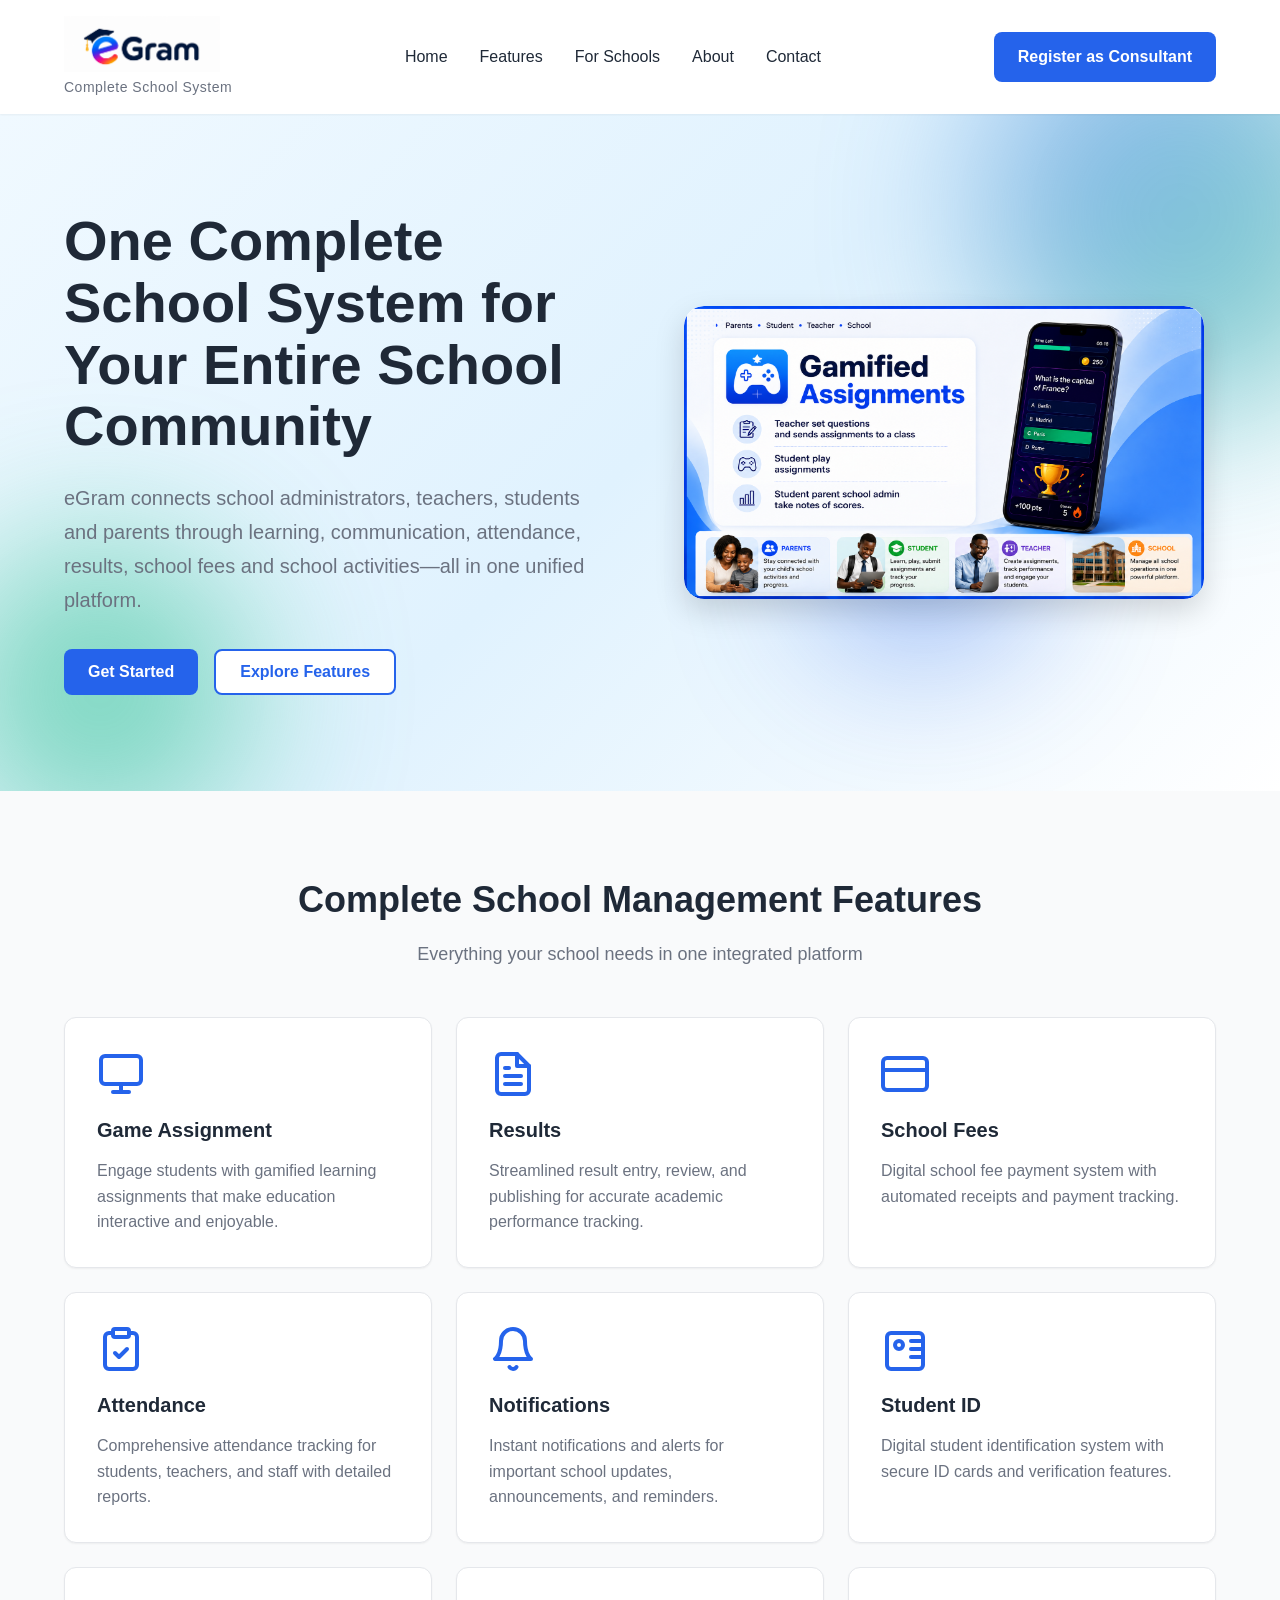
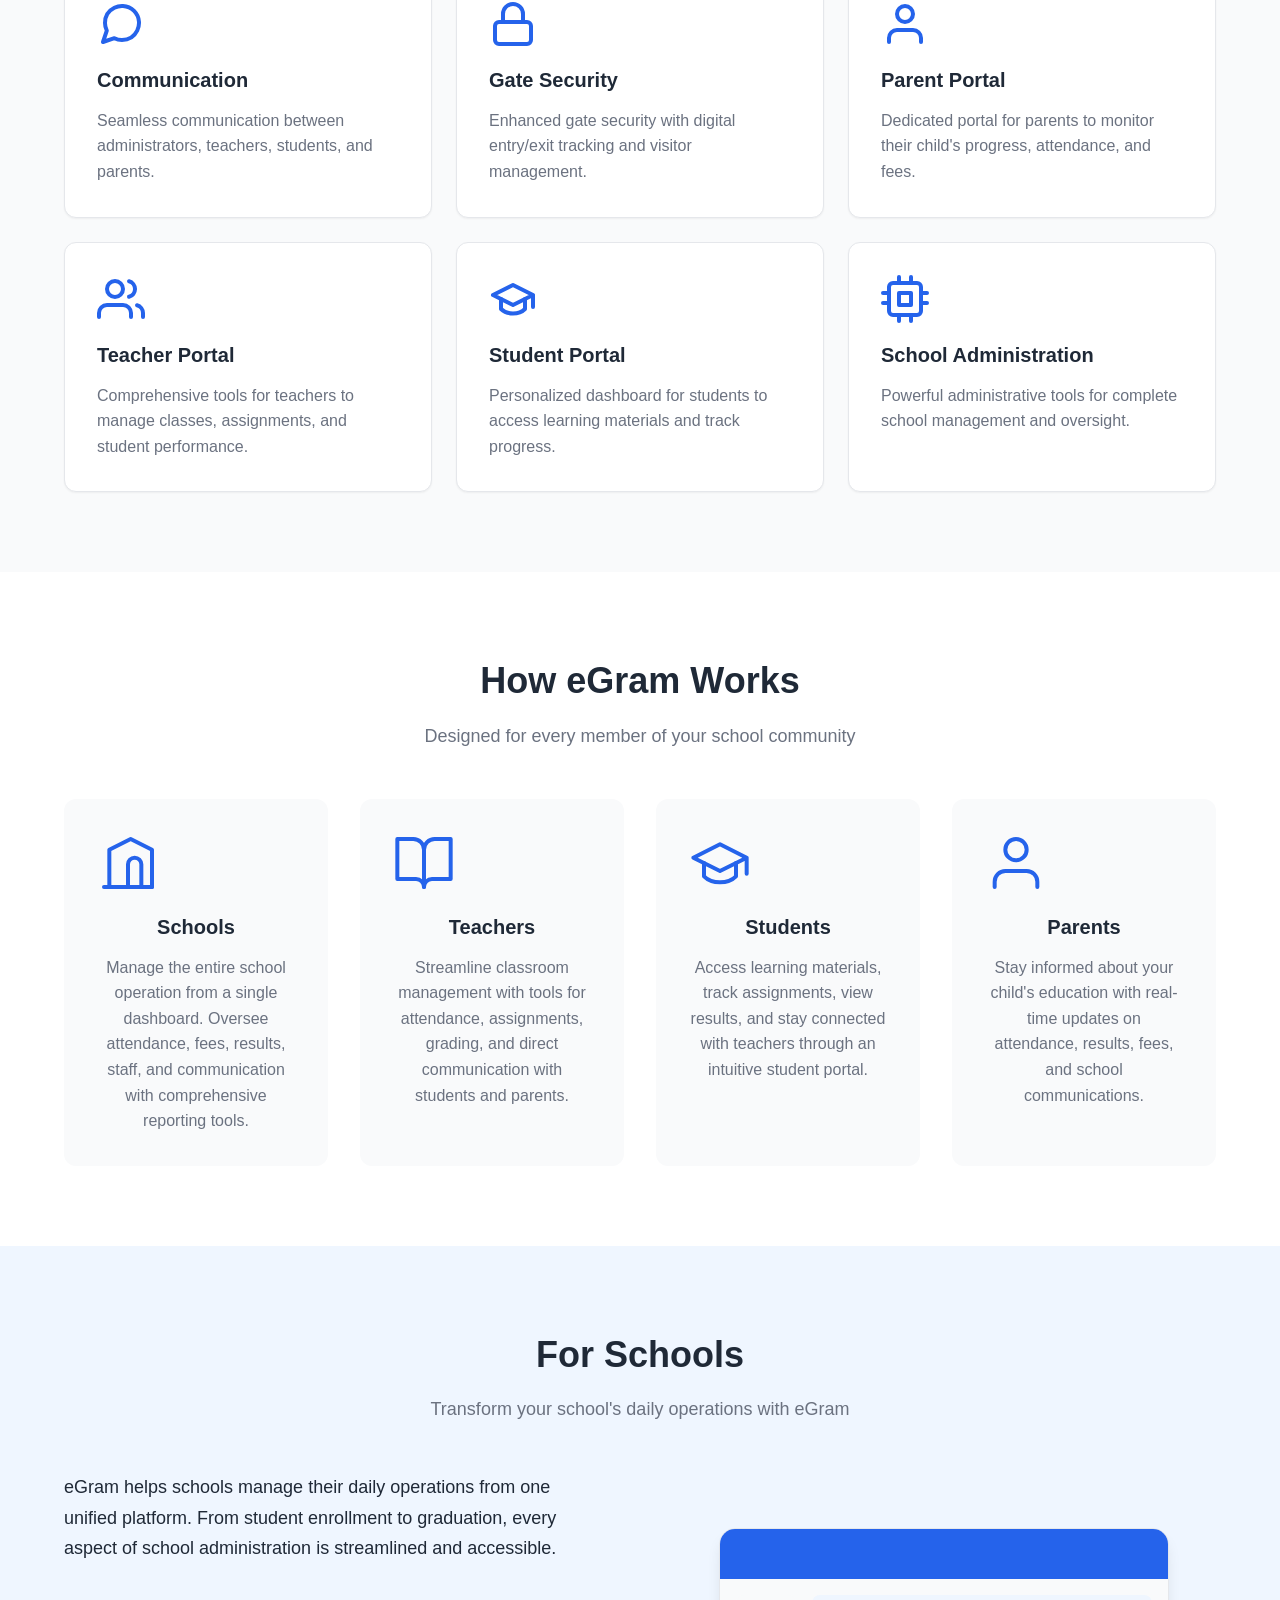
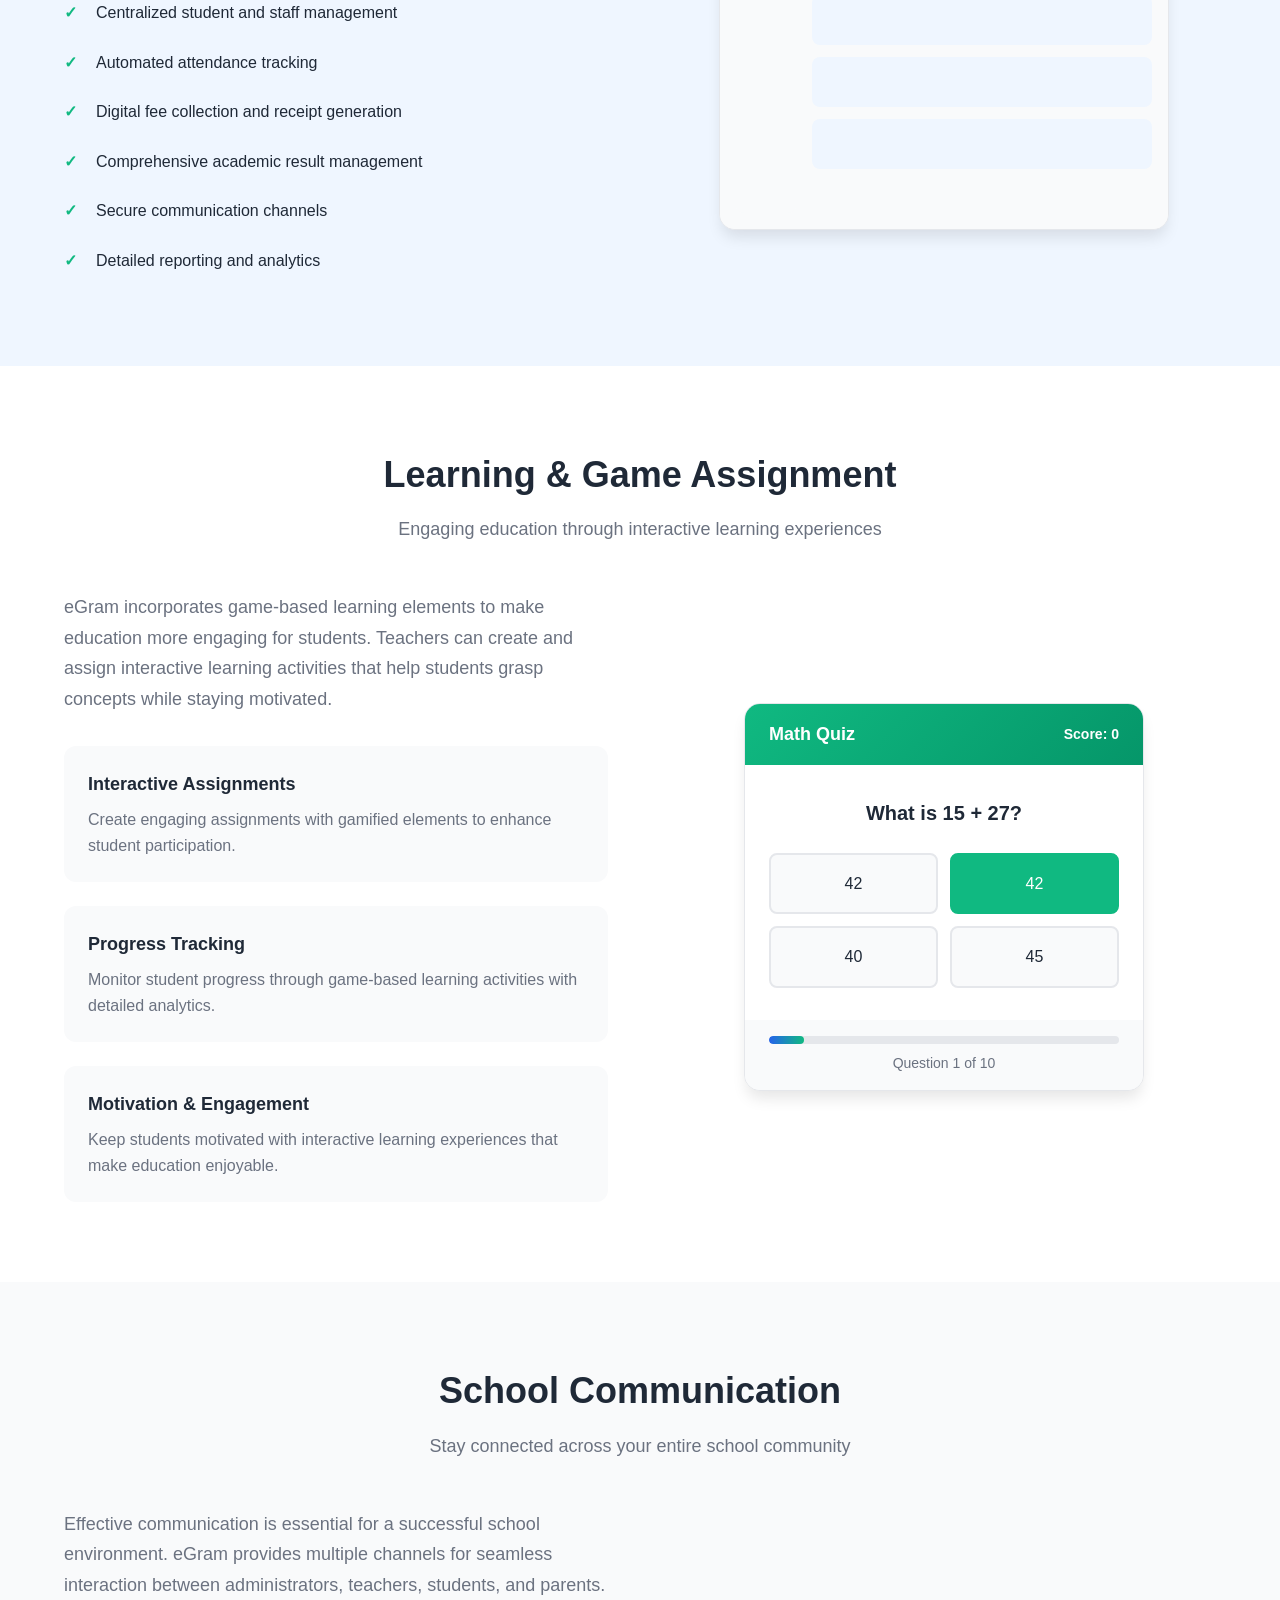
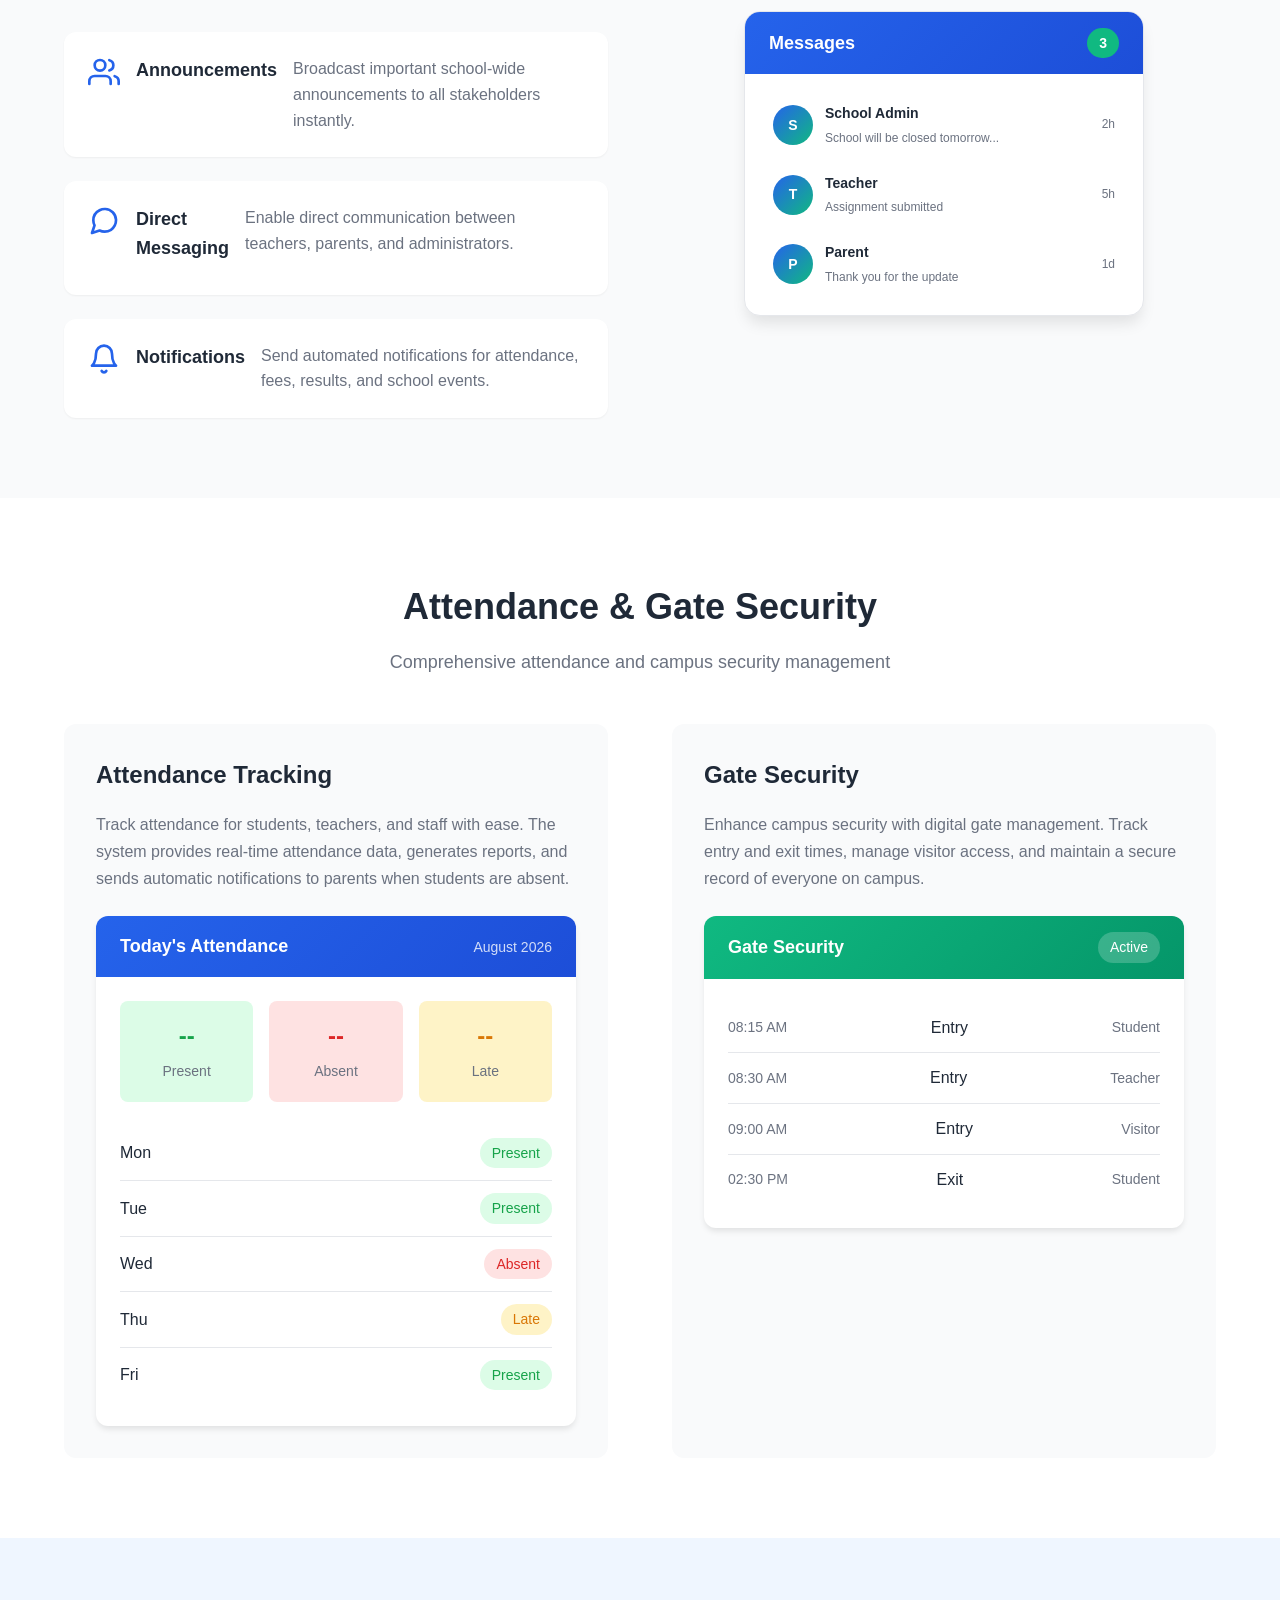
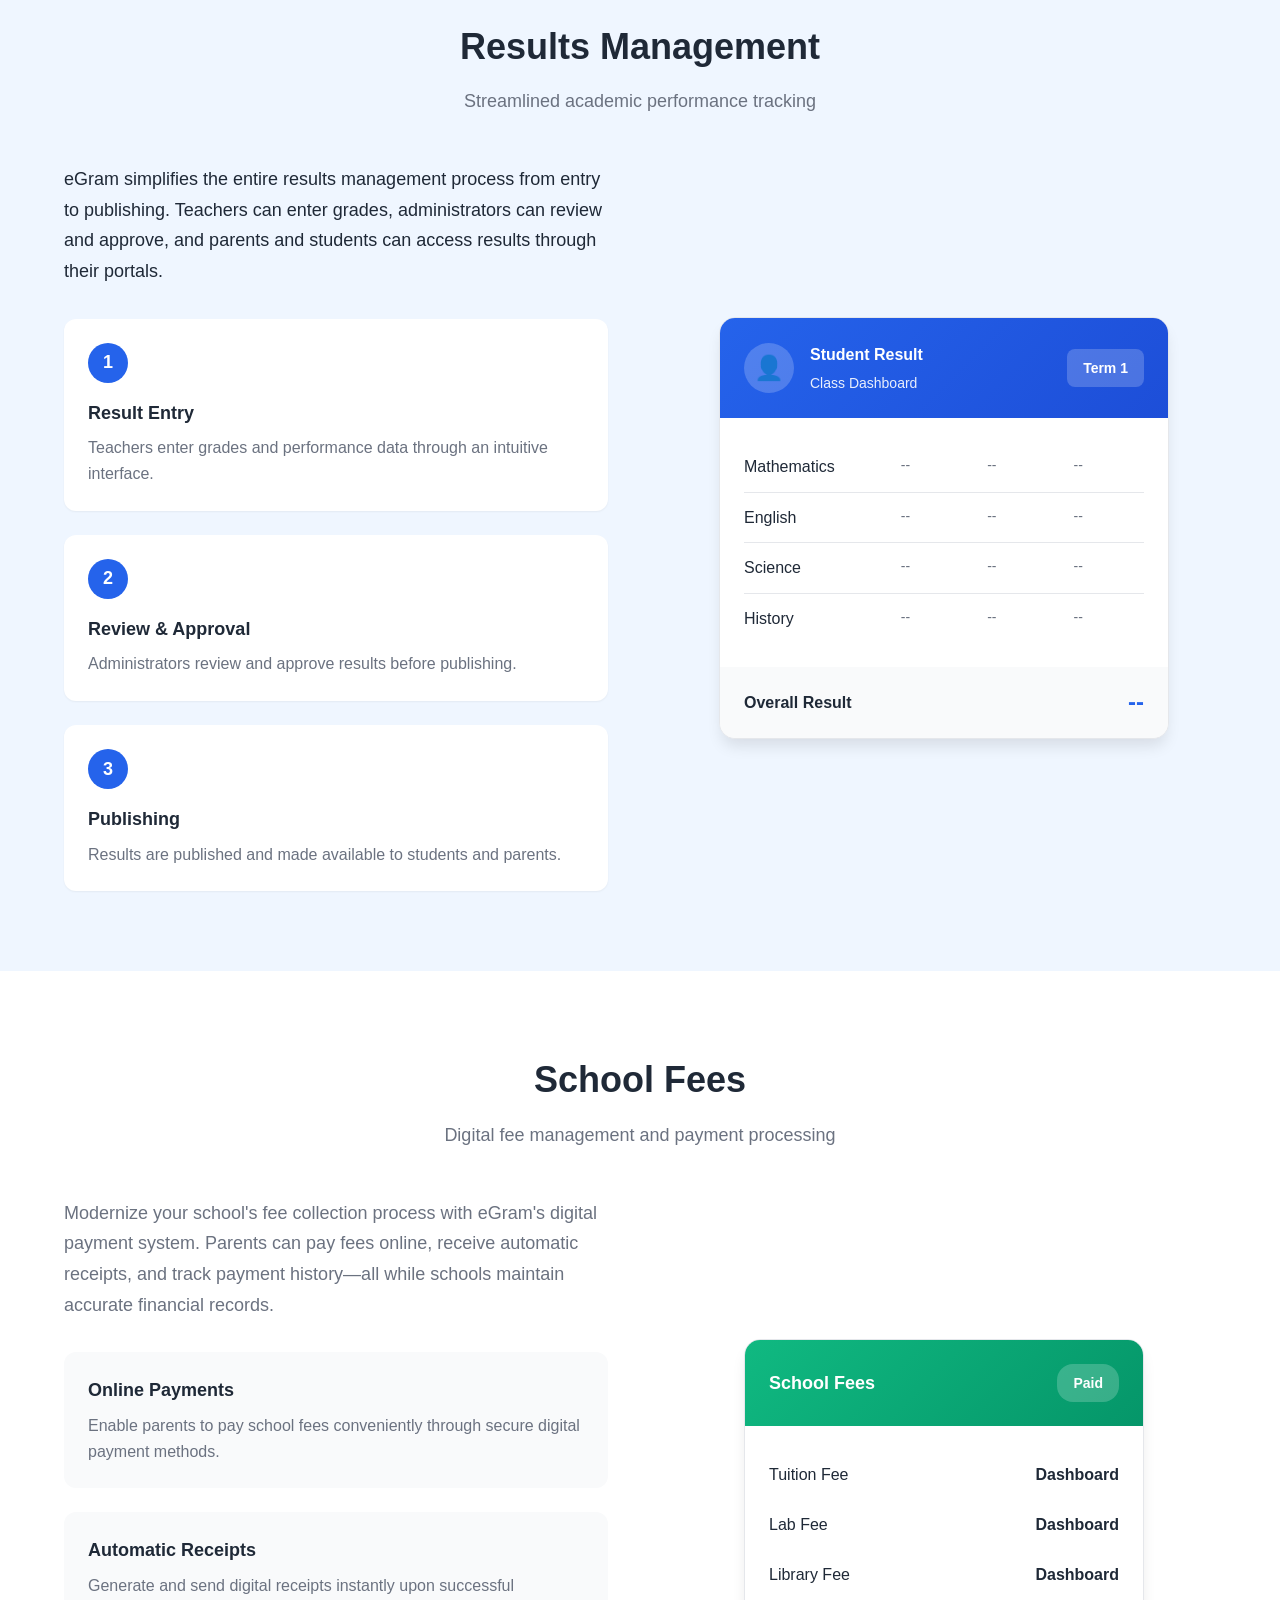
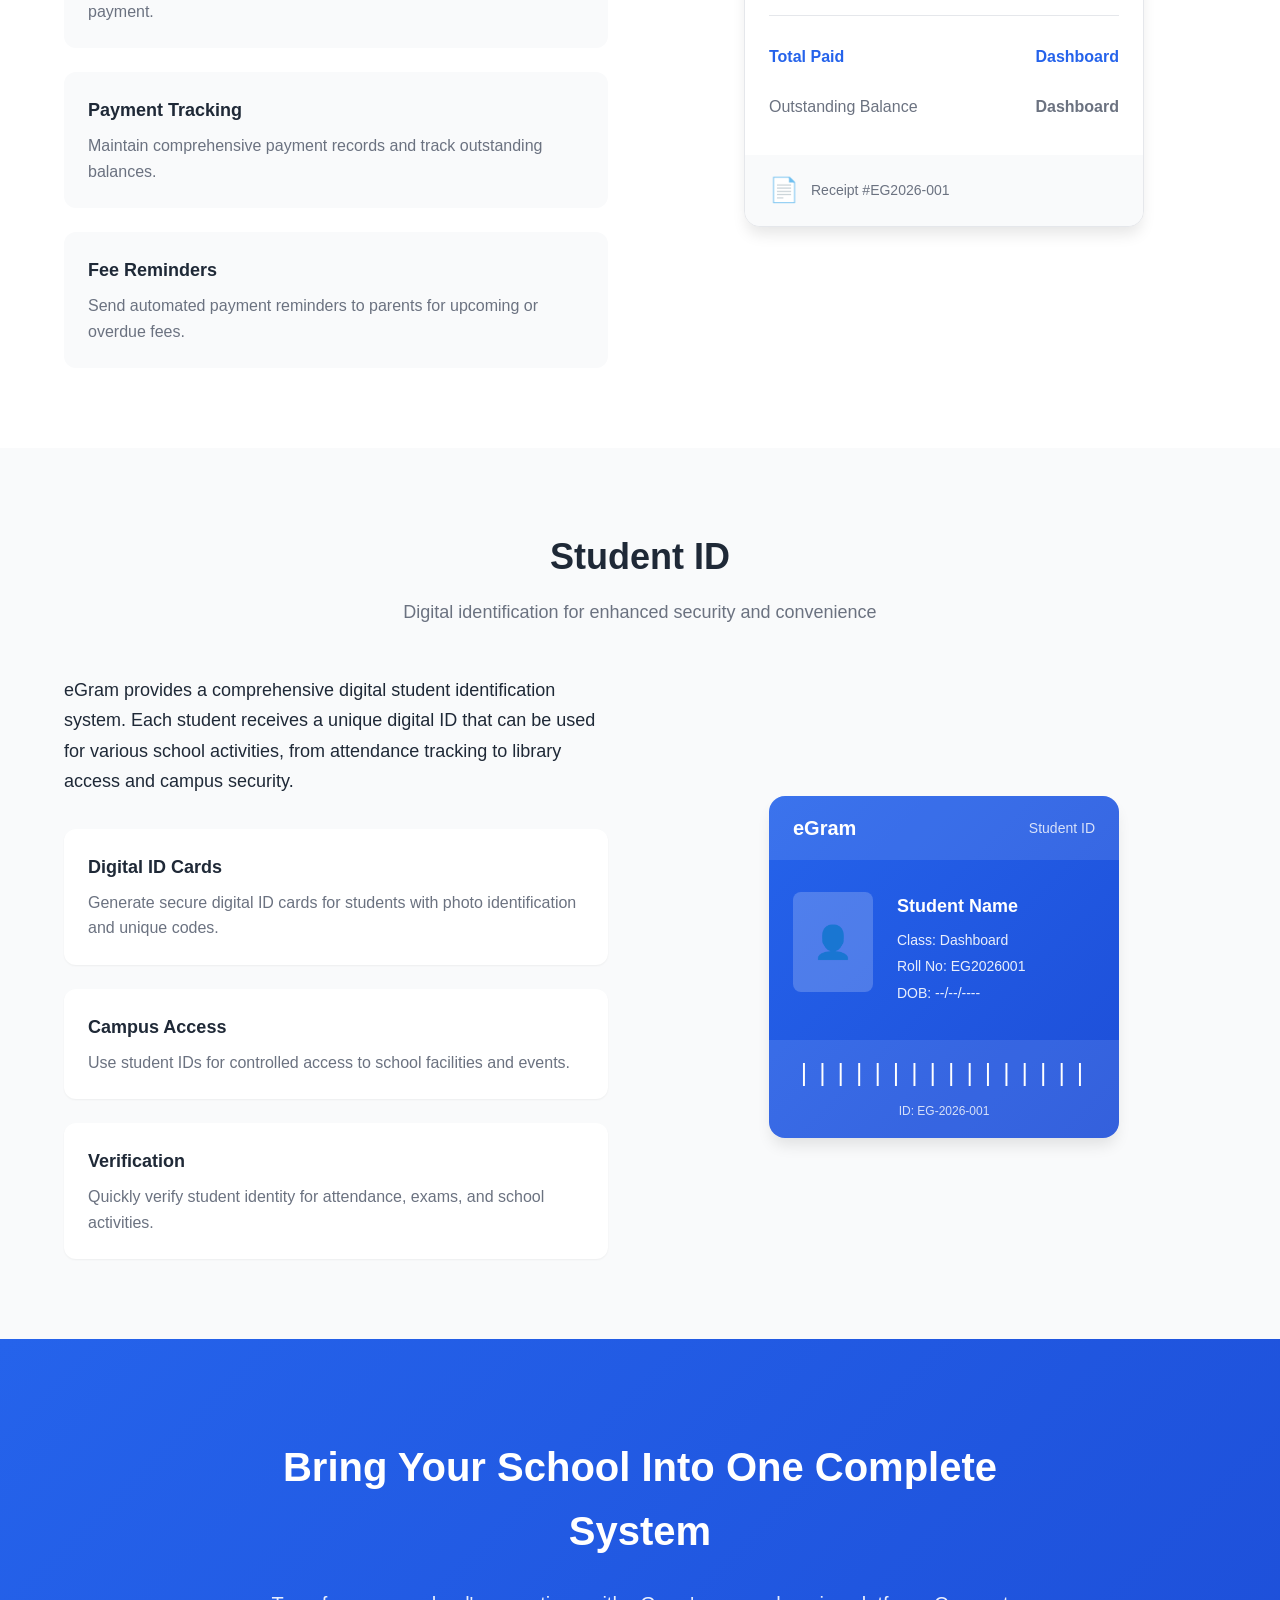
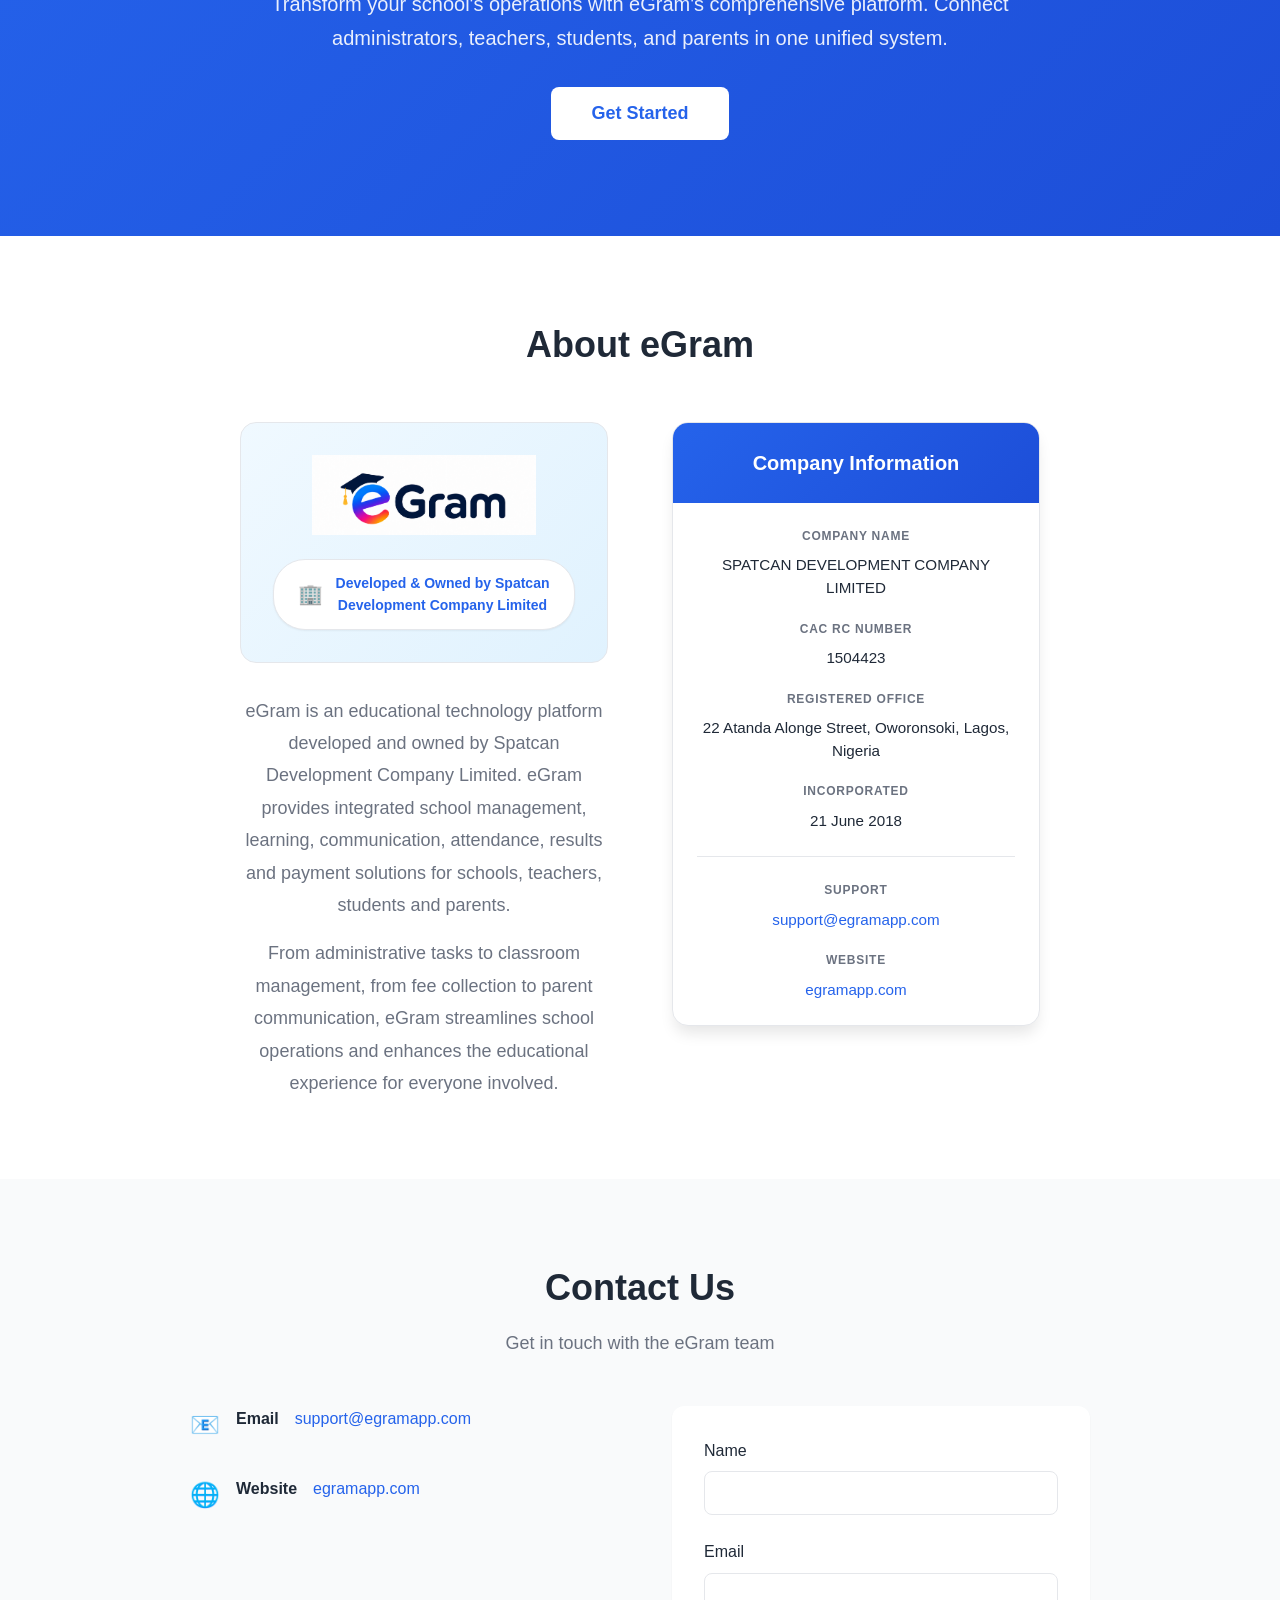
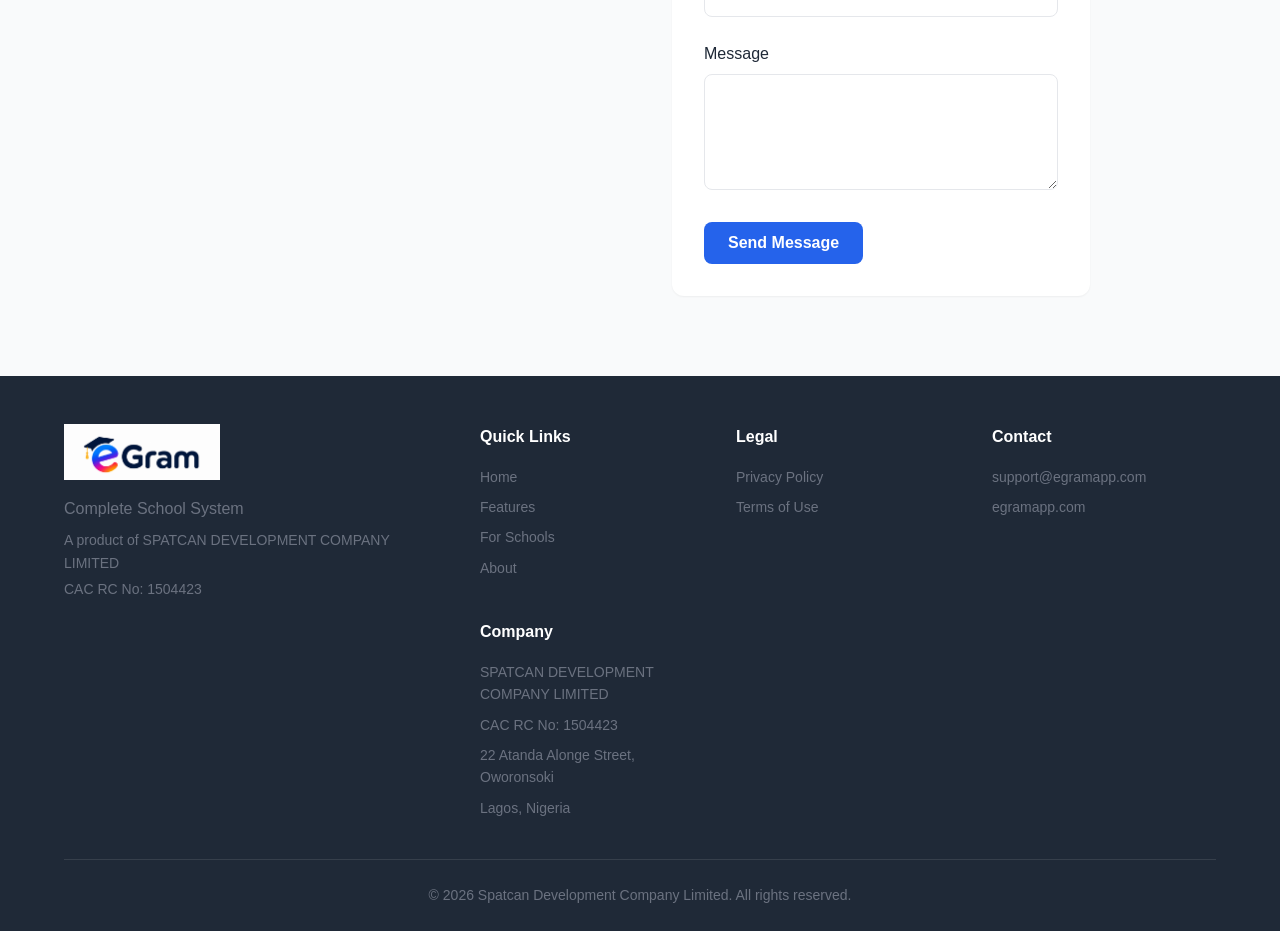
<file: index.html>
<!DOCTYPE html>
<html lang="en">
<head>
    <meta charset="UTF-8">
    <meta name="viewport" content="width=device-width, initial-scale=1.0">
    <meta name="description" content="eGram - Complete School System by Spatcan Development Company Limited. A digital platform connecting schools, administrators, teachers, students and parents.">
    <title>eGram - Complete School System</title>
    <link rel="stylesheet" href="styles.css">
</head>
<body>
    <!-- Header -->
    <header class="header">
        <div class="container">
            <div class="header-content">
                <div class="logo">
                    <img src="egram-logo.png" alt="eGram Complete School System logo" class="logo-image">
                    <span class="logo-tagline">Complete School System</span>
                </div>
                <nav class="nav">
                    <ul class="nav-list">
                        <li><a href="#home" class="nav-link">Home</a></li>
                        <li><a href="#features" class="nav-link">Features</a></li>
                        <li><a href="#for-schools" class="nav-link">For Schools</a></li>
                        <li><a href="#about" class="nav-link">About</a></li>
                        <li><a href="#contact" class="nav-link">Contact</a></li>
                    </ul>
                </nav>
                <a href="consultant-registration.html" class="btn btn-primary cta-button">
    Register as Consultant
</a>
<a href="consultant-registration.html" class="mobile-register-btn">
  Register as Consultant
</a>
                <button class="mobile-menu-btn" aria-label="Toggle menu">
                    <span></span>
                    <span></span>
                    <span></span>
                </button>
            </div>
        </div>
    </header>

    <!-- Hero Section -->
    <section id="home" class="hero">
        <div class="hero-background">
            <div class="gradient-blob blob-1"></div>
            <div class="gradient-blob blob-2"></div>
            <div class="gradient-blob blob-3"></div>
        </div>
        <div class="container">
            <div class="hero-content">
                <div class="hero-text">
                    <h1>One Complete School System for Your Entire School Community</h1>
                    <p>eGram connects school administrators, teachers, students and parents through learning, communication, attendance, results, school fees and school activities—all in one unified platform.</p>
                    <div class="hero-buttons">
                        <button class="btn btn-primary">Get Started</button>
                        <button class="btn btn-secondary">Explore Features</button>
                    </div>
                </div>
         <div class="hero-visual">
    <div class="hero-dashboard">
        <img id="heroSlide" src="images/hero/slide1.png" alt="eGram Feature" class="hero-slide">
    </div>
</div>
</div>
</div>
</section>

    <!-- Features Section -->
    <section id="features" class="features">
        <div class="container">
            <div class="section-header">
                <h2>Complete School Management Features</h2>
                <p>Everything your school needs in one integrated platform</p>
            </div>
            <div class="features-grid">
                <div class="feature-card">
                    <div class="feature-icon">
                        <svg width="48" height="48" viewBox="0 0 24 24" fill="none" stroke="currentColor" stroke-width="2" stroke-linecap="round" stroke-linejoin="round"><rect x="2" y="3" width="20" height="14" rx="2" ry="2"></rect><line x1="8" y1="21" x2="16" y2="21"></line><line x1="12" y1="17" x2="12" y2="21"></line></svg>
                    </div>
                    <h3>Game Assignment</h3>
                    <p>Engage students with gamified learning assignments that make education interactive and enjoyable.</p>
                </div>
                <div class="feature-card">
                    <div class="feature-icon">
                        <svg width="48" height="48" viewBox="0 0 24 24" fill="none" stroke="currentColor" stroke-width="2" stroke-linecap="round" stroke-linejoin="round"><path d="M14 2H6a2 2 0 0 0-2 2v16a2 2 0 0 0 2 2h12a2 2 0 0 0 2-2V8z"></path><polyline points="14 2 14 8 20 8"></polyline><line x1="16" y1="13" x2="8" y2="13"></line><line x1="16" y1="17" x2="8" y2="17"></line><polyline points="10 9 9 9 8 9"></polyline></svg>
                    </div>
                    <h3>Results</h3>
                    <p>Streamlined result entry, review, and publishing for accurate academic performance tracking.</p>
                </div>
                <div class="feature-card">
                    <div class="feature-icon">
                        <svg width="48" height="48" viewBox="0 0 24 24" fill="none" stroke="currentColor" stroke-width="2" stroke-linecap="round" stroke-linejoin="round"><rect x="1" y="4" width="22" height="16" rx="2" ry="2"></rect><line x1="1" y1="10" x2="23" y2="10"></line></svg>
                    </div>
                    <h3>School Fees</h3>
                    <p>Digital school fee payment system with automated receipts and payment tracking.</p>
                </div>
                <div class="feature-card">
                    <div class="feature-icon">
                        <svg width="48" height="48" viewBox="0 0 24 24" fill="none" stroke="currentColor" stroke-width="2" stroke-linecap="round" stroke-linejoin="round"><path d="M16 4h2a2 2 0 0 1 2 2v14a2 2 0 0 1-2 2H6a2 2 0 0 1-2-2V6a2 2 0 0 1 2-2h2"></path><rect x="8" y="2" width="8" height="4" rx="1" ry="1"></rect><path d="M9 14l2 2 4-4"></path></svg>
                    </div>
                    <h3>Attendance</h3>
                    <p>Comprehensive attendance tracking for students, teachers, and staff with detailed reports.</p>
                </div>
                <div class="feature-card">
                    <div class="feature-icon">
                        <svg width="48" height="48" viewBox="0 0 24 24" fill="none" stroke="currentColor" stroke-width="2" stroke-linecap="round" stroke-linejoin="round"><path d="M18 8A6 6 0 0 0 6 8c0 7-3 9-3 9h18s-3-2-3-9"></path><path d="M13.73 21a2 2 0 0 1-3.46 0"></path></svg>
                    </div>
                    <h3>Notifications</h3>
                    <p>Instant notifications and alerts for important school updates, announcements, and reminders.</p>
                </div>
                <div class="feature-card">
                    <div class="feature-icon">
                        <svg width="48" height="48" viewBox="0 0 24 24" fill="none" stroke="currentColor" stroke-width="2" stroke-linecap="round" stroke-linejoin="round"><rect x="3" y="4" width="18" height="18" rx="2" ry="2"></rect><circle cx="9" cy="10" r="2"></circle><path d="M15 8h6"></path><path d="M15 12h6"></path><path d="M15 16h6"></path></svg>
                    </div>
                    <h3>Student ID</h3>
                    <p>Digital student identification system with secure ID cards and verification features.</p>
                </div>
                <div class="feature-card">
                    <div class="feature-icon">
                        <svg width="48" height="48" viewBox="0 0 24 24" fill="none" stroke="currentColor" stroke-width="2" stroke-linecap="round" stroke-linejoin="round"><path d="M21 11.5a8.38 8.38 0 0 1-.9 3.8 8.5 8.5 0 0 1-7.6 4.7 8.38 8.38 0 0 1-3.8-.9L3 21l1.9-5.7a8.38 8.38 0 0 1-.9-3.8 8.5 8.5 0 0 1 4.7-7.6 8.38 8.38 0 0 1 3.8-.9h.5a8.48 8.48 0 0 1 8 8v.5z"></path></svg>
                    </div>
                    <h3>Communication</h3>
                    <p>Seamless communication between administrators, teachers, students, and parents.</p>
                </div>
                <div class="feature-card">
                    <div class="feature-icon">
                        <svg width="48" height="48" viewBox="0 0 24 24" fill="none" stroke="currentColor" stroke-width="2" stroke-linecap="round" stroke-linejoin="round"><rect x="3" y="11" width="18" height="11" rx="2" ry="2"></rect><path d="M7 11V7a5 5 0 0 1 10 0v4"></path></svg>
                    </div>
                    <h3>Gate Security</h3>
                    <p>Enhanced gate security with digital entry/exit tracking and visitor management.</p>
                </div>
                <div class="feature-card">
                    <div class="feature-icon">
                        <svg width="48" height="48" viewBox="0 0 24 24" fill="none" stroke="currentColor" stroke-width="2" stroke-linecap="round" stroke-linejoin="round"><path d="M20 21v-2a4 4 0 0 0-4-4H8a4 4 0 0 0-4 4v2"></path><circle cx="12" cy="7" r="4"></circle></svg>
                    </div>
                    <h3>Parent Portal</h3>
                    <p>Dedicated portal for parents to monitor their child's progress, attendance, and fees.</p>
                </div>
                <div class="feature-card">
                    <div class="feature-icon">
                        <svg width="48" height="48" viewBox="0 0 24 24" fill="none" stroke="currentColor" stroke-width="2" stroke-linecap="round" stroke-linejoin="round"><path d="M17 21v-2a4 4 0 0 0-4-4H5a4 4 0 0 0-4 4v2"></path><circle cx="9" cy="7" r="4"></circle><path d="M23 21v-2a4 4 0 0 0-3-3.87"></path><path d="M16 3.13a4 4 0 0 1 0 7.75"></path></svg>
                    </div>
                    <h3>Teacher Portal</h3>
                    <p>Comprehensive tools for teachers to manage classes, assignments, and student performance.</p>
                </div>
                <div class="feature-card">
                    <div class="feature-icon">
                        <svg width="48" height="48" viewBox="0 0 24 24" fill="none" stroke="currentColor" stroke-width="2" stroke-linecap="round" stroke-linejoin="round"><path d="M22 10v6M2 10l10-5 10 5-10 5z"></path><path d="M6 12v5c3 3 9 3 12 0v-5"></path></svg>
                    </div>
                    <h3>Student Portal</h3>
                    <p>Personalized dashboard for students to access learning materials and track progress.</p>
                </div>
                <div class="feature-card">
                    <div class="feature-icon">
                        <svg width="48" height="48" viewBox="0 0 24 24" fill="none" stroke="currentColor" stroke-width="2" stroke-linecap="round" stroke-linejoin="round"><rect x="4" y="4" width="16" height="16" rx="2" ry="2"></rect><rect x="9" y="9" width="6" height="6"></rect><line x1="9" y1="1" x2="9" y2="4"></line><line x1="15" y1="1" x2="15" y2="4"></line><line x1="9" y1="20" x2="9" y2="23"></line><line x1="15" y1="20" x2="15" y2="23"></line><line x1="20" y1="9" x2="23" y2="9"></line><line x1="20" y1="14" x2="23" y2="14"></line><line x1="1" y1="9" x2="4" y2="9"></line><line x1="1" y1="14" x2="4" y2="14"></line></svg>
                    </div>
                    <h3>School Administration</h3>
                    <p>Powerful administrative tools for complete school management and oversight.</p>
                </div>
            </div>
        </div>
    </section>

    <!-- How eGram Works -->
    <section class="how-it-works">
        <div class="container">
            <div class="section-header">
                <h2>How eGram Works</h2>
                <p>Designed for every member of your school community</p>
            </div>
            <div class="user-types">
                <div class="user-type-card">
                    <div class="user-icon">
                        <svg width="64" height="64" viewBox="0 0 24 24" fill="none" stroke="currentColor" stroke-width="1.5" stroke-linecap="round" stroke-linejoin="round"><path d="M3 21h18"></path><path d="M5 21V7l8-4 8 4v14"></path><path d="M17 21v-8.5a2.5 2.5 0 0 0-5 0V21"></path></svg>
                    </div>
                    <h3>Schools</h3>
                    <p>Manage the entire school operation from a single dashboard. Oversee attendance, fees, results, staff, and communication with comprehensive reporting tools.</p>
                </div>
                <div class="user-type-card">
                    <div class="user-icon">
                        <svg width="64" height="64" viewBox="0 0 24 24" fill="none" stroke="currentColor" stroke-width="1.5" stroke-linecap="round" stroke-linejoin="round"><path d="M2 3h6a4 4 0 0 1 4 4v14a3 3 0 0 0-3-3H2z"></path><path d="M22 3h-6a4 4 0 0 0-4 4v14a3 3 0 0 1 3-3h7z"></path></svg>
                    </div>
                    <h3>Teachers</h3>
                    <p>Streamline classroom management with tools for attendance, assignments, grading, and direct communication with students and parents.</p>
                </div>
                <div class="user-type-card">
                    <div class="user-icon">
                        <svg width="64" height="64" viewBox="0 0 24 24" fill="none" stroke="currentColor" stroke-width="1.5" stroke-linecap="round" stroke-linejoin="round"><path d="M22 10v6M2 10l10-5 10 5-10 5z"></path><path d="M6 12v5c3 3 9 3 12 0v-5"></path></svg>
                    </div>
                    <h3>Students</h3>
                    <p>Access learning materials, track assignments, view results, and stay connected with teachers through an intuitive student portal.</p>
                </div>
                <div class="user-type-card">
                    <div class="user-icon">
                        <svg width="64" height="64" viewBox="0 0 24 24" fill="none" stroke="currentColor" stroke-width="1.5" stroke-linecap="round" stroke-linejoin="round"><path d="M20 21v-2a4 4 0 0 0-4-4H8a4 4 0 0 0-4 4v2"></path><circle cx="12" cy="7" r="4"></circle></svg>
                    </div>
                    <h3>Parents</h3>
                    <p>Stay informed about your child's education with real-time updates on attendance, results, fees, and school communications.</p>
                </div>
            </div>
        </div>
    </section>

    <!-- For Schools -->
    <section id="for-schools" class="for-schools">
        <div class="container">
            <div class="section-header">
                <h2>For Schools</h2>
                <p>Transform your school's daily operations with eGram</p>
            </div>
            <div class="for-schools-content">
                <div class="for-schools-text">
                    <p>eGram helps schools manage their daily operations from one unified platform. From student enrollment to graduation, every aspect of school administration is streamlined and accessible.</p>
                    <ul class="benefits-list">
                        <li>Centralized student and staff management</li>
                        <li>Automated attendance tracking</li>
                        <li>Digital fee collection and receipt generation</li>
                        <li>Comprehensive academic result management</li>
                        <li>Secure communication channels</li>
                        <li>Detailed reporting and analytics</li>
                    </ul>
                </div>
                <div class="for-schools-visual">
                    <div class="dashboard-preview">
                        <div class="dashboard-header"></div>
                        <div class="dashboard-body">
                            <div class="dashboard-sidebar"></div>
                            <div class="dashboard-main">
                                <div class="dashboard-stat"></div>
                                <div class="dashboard-stat"></div>
                                <div class="dashboard-stat"></div>
                            </div>
                        </div>
                    </div>
                </div>
            </div>
        </div>
    </section>

    <!-- Learning & Game Assignment -->
    <section class="learning-games">
        <div class="container">
            <div class="section-header">
                <h2>Learning & Game Assignment</h2>
                <p>Engaging education through interactive learning experiences</p>
            </div>
            <div class="learning-content">
                <div class="learning-grid">
                    <div class="learning-text">
                        <p>eGram incorporates game-based learning elements to make education more engaging for students. Teachers can create and assign interactive learning activities that help students grasp concepts while staying motivated.</p>
                        <div class="learning-features">
                            <div class="learning-item">
                                <h4>Interactive Assignments</h4>
                                <p>Create engaging assignments with gamified elements to enhance student participation.</p>
                            </div>
                            <div class="learning-item">
                                <h4>Progress Tracking</h4>
                                <p>Monitor student progress through game-based learning activities with detailed analytics.</p>
                            </div>
                            <div class="learning-item">
                                <h4>Motivation & Engagement</h4>
                                <p>Keep students motivated with interactive learning experiences that make education enjoyable.</p>
                            </div>
                        </div>
                    </div>
                    <div class="game-mockup">
                        <div class="game-card">
                            <div class="game-header">
                                <div class="game-title">Math Quiz</div>
                                <div class="game-score">Score: 0</div>
                            </div>
                            <div class="game-question">
                                <div class="question-text">What is 15 + 27?</div>
                                <div class="question-options">
                                    <div class="option">42</div>
                                    <div class="option correct">42</div>
                                    <div class="option">40</div>
                                    <div class="option">45</div>
                                </div>
                            </div>
                            <div class="game-progress">
                                <div class="progress-bar">
                                    <div class="progress-fill"></div>
                                </div>
                                <div class="progress-text">Question 1 of 10</div>
                            </div>
                        </div>
                    </div>
                </div>
            </div>
        </div>
    </section>

    <!-- School Communication -->
    <section class="communication">
        <div class="container">
            <div class="section-header">
                <h2>School Communication</h2>
                <p>Stay connected across your entire school community</p>
            </div>
            <div class="communication-content">
                <div class="communication-grid">
                    <div class="communication-text">
                        <p>Effective communication is essential for a successful school environment. eGram provides multiple channels for seamless interaction between administrators, teachers, students, and parents.</p>
                        <div class="communication-flow">
                            <div class="flow-step">
                                <div class="flow-icon">
                                    <svg width="32" height="32" viewBox="0 0 24 24" fill="none" stroke="currentColor" stroke-width="2" stroke-linecap="round" stroke-linejoin="round"><path d="M17 21v-2a4 4 0 0 0-4-4H5a4 4 0 0 0-4 4v2"></path><circle cx="9" cy="7" r="4"></circle><path d="M23 21v-2a4 4 0 0 0-3-3.87"></path><path d="M16 3.13a4 4 0 0 1 0 7.75"></path></svg>
                                </div>
                                <h4>Announcements</h4>
                                <p>Broadcast important school-wide announcements to all stakeholders instantly.</p>
                            </div>
                            <div class="flow-step">
                                <div class="flow-icon">
                                    <svg width="32" height="32" viewBox="0 0 24 24" fill="none" stroke="currentColor" stroke-width="2" stroke-linecap="round" stroke-linejoin="round"><path d="M21 11.5a8.38 8.38 0 0 1-.9 3.8 8.5 8.5 0 0 1-7.6 4.7 8.38 8.38 0 0 1-3.8-.9L3 21l1.9-5.7a8.38 8.38 0 0 1-.9-3.8 8.5 8.5 0 0 1 4.7-7.6 8.38 8.38 0 0 1 3.8-.9h.5a8.48 8.48 0 0 1 8 8v.5z"></path></svg>
                                </div>
                                <h4>Direct Messaging</h4>
                                <p>Enable direct communication between teachers, parents, and administrators.</p>
                            </div>
                            <div class="flow-step">
                                <div class="flow-icon">
                                    <svg width="32" height="32" viewBox="0 0 24 24" fill="none" stroke="currentColor" stroke-width="2" stroke-linecap="round" stroke-linejoin="round"><path d="M18 8A6 6 0 0 0 6 8c0 7-3 9-3 9h18s-3-2-3-9"></path><path d="M13.73 21a2 2 0 0 1-3.46 0"></path></svg>
                                </div>
                                <h4>Notifications</h4>
                                <p>Send automated notifications for attendance, fees, results, and school events.</p>
                            </div>
                        </div>
                    </div>
                    <div class="communication-mockup">
                        <div class="message-card">
                            <div class="message-header">
                                <div class="message-title">Messages</div>
                                <div class="message-badge">3</div>
                            </div>
                            <div class="message-list">
                                <div class="message-item">
                                    <div class="message-avatar">S</div>
                                    <div class="message-content">
                                        <div class="message-sender">School Admin</div>
                                        <div class="message-preview">School will be closed tomorrow...</div>
                                    </div>
                                    <div class="message-time">2h</div>
                                </div>
                                <div class="message-item">
                                    <div class="message-avatar">T</div>
                                    <div class="message-content">
                                        <div class="message-sender">Teacher</div>
                                        <div class="message-preview">Assignment submitted</div>
                                    </div>
                                    <div class="message-time">5h</div>
                                </div>
                                <div class="message-item">
                                    <div class="message-avatar">P</div>
                                    <div class="message-content">
                                        <div class="message-sender">Parent</div>
                                        <div class="message-preview">Thank you for the update</div>
                                    </div>
                                    <div class="message-time">1d</div>
                                </div>
                            </div>
                        </div>
                    </div>
                </div>
            </div>
        </div>
    </section>

    <!-- Attendance & Gate Security -->
    <section class="attendance-security">
        <div class="container">
            <div class="section-header">
                <h2>Attendance & Gate Security</h2>
                <p>Comprehensive attendance and campus security management</p>
            </div>
            <div class="attendance-content">
                <div class="attendance-grid">
                    <div class="attendance-section">
                        <h3>Attendance Tracking</h3>
                        <p>Track attendance for students, teachers, and staff with ease. The system provides real-time attendance data, generates reports, and sends automatic notifications to parents when students are absent.</p>
                        <div class="attendance-mockup">
                            <div class="attendance-header">
                                <div class="attendance-title">Today's Attendance</div>
                                <div class="attendance-date">August 2026</div>
                            </div>
                            <div class="attendance-stats">
                                <div class="attendance-stat present">
                                    <div class="stat-number">--</div>
                                    <div class="stat-label">Present</div>
                                </div>
                                <div class="attendance-stat absent">
                                    <div class="stat-number">--</div>
                                    <div class="stat-label">Absent</div>
                                </div>
                                <div class="attendance-stat late">
                                    <div class="stat-number">--</div>
                                    <div class="stat-label">Late</div>
                                </div>
                            </div>
                            <div class="attendance-history">
                                <div class="history-item">
                                    <div class="history-day">Mon</div>
                                    <div class="history-status present">Present</div>
                                </div>
                                <div class="history-item">
                                    <div class="history-day">Tue</div>
                                    <div class="history-status present">Present</div>
                                </div>
                                <div class="history-item">
                                    <div class="history-day">Wed</div>
                                    <div class="history-status absent">Absent</div>
                                </div>
                                <div class="history-item">
                                    <div class="history-day">Thu</div>
                                    <div class="history-status late">Late</div>
                                </div>
                                <div class="history-item">
                                    <div class="history-day">Fri</div>
                                    <div class="history-status present">Present</div>
                                </div>
                            </div>
                        </div>
                    </div>
                    <div class="attendance-section">
                        <h3>Gate Security</h3>
                        <p>Enhance campus security with digital gate management. Track entry and exit times, manage visitor access, and maintain a secure record of everyone on campus.</p>
                        <div class="security-mockup">
                            <div class="security-header">
                                <div class="security-title">Gate Security</div>
                                <div class="security-status">Active</div>
                            </div>
                            <div class="security-log">
                                <div class="log-item">
                                    <div class="log-time">08:15 AM</div>
                                    <div class="log-action">Entry</div>
                                    <div class="log-person">Student</div>
                                </div>
                                <div class="log-item">
                                    <div class="log-time">08:30 AM</div>
                                    <div class="log-action">Entry</div>
                                    <div class="log-person">Teacher</div>
                                </div>
                                <div class="log-item">
                                    <div class="log-time">09:00 AM</div>
                                    <div class="log-action">Entry</div>
                                    <div class="log-person">Visitor</div>
                                </div>
                                <div class="log-item">
                                    <div class="log-time">02:30 PM</div>
                                    <div class="log-action">Exit</div>
                                    <div class="log-person">Student</div>
                                </div>
                            </div>
                        </div>
                    </div>
                </div>
            </div>
        </div>
    </section>

    <!-- Results -->
    <section class="results">
        <div class="container">
            <div class="section-header">
                <h2>Results Management</h2>
                <p>Streamlined academic performance tracking</p>
            </div>
            <div class="results-content">
                <div class="results-grid">
                    <div class="results-text">
                        <p>eGram simplifies the entire results management process from entry to publishing. Teachers can enter grades, administrators can review and approve, and parents and students can access results through their portals.</p>
                        <div class="results-process">
                            <div class="process-step">
                                <div class="step-number">1</div>
                                <h4>Result Entry</h4>
                                <p>Teachers enter grades and performance data through an intuitive interface.</p>
                            </div>
                            <div class="process-step">
                                <div class="step-number">2</div>
                                <h4>Review & Approval</h4>
                                <p>Administrators review and approve results before publishing.</p>
                            </div>
                            <div class="process-step">
                                <div class="step-number">3</div>
                                <h4>Publishing</h4>
                                <p>Results are published and made available to students and parents.</p>
                            </div>
                        </div>
                    </div>
                    <div class="results-mockup">
                        <div class="result-card">
                            <div class="result-header">
                                <div class="student-info">
                                    <div class="student-avatar">👤</div>
                                    <div class="student-details">
                                        <div class="student-name">Student Result</div>
                                        <div class="student-class">Class Dashboard</div>
                                    </div>
                                </div>
                                <div class="result-term">Term 1</div>
                            </div>
                            <div class="result-body">
                                <div class="subject-row">
                                    <div class="subject-name">Mathematics</div>
                                    <div class="subject-score">--</div>
                                    <div class="subject-grade">--</div>
                                    <div class="subject-remark">--</div>
                                </div>
                                <div class="subject-row">
                                    <div class="subject-name">English</div>
                                    <div class="subject-score">--</div>
                                    <div class="subject-grade">--</div>
                                    <div class="subject-remark">--</div>
                                </div>
                                <div class="subject-row">
                                    <div class="subject-name">Science</div>
                                    <div class="subject-score">--</div>
                                    <div class="subject-grade">--</div>
                                    <div class="subject-remark">--</div>
                                </div>
                                <div class="subject-row">
                                    <div class="subject-name">History</div>
                                    <div class="subject-score">--</div>
                                    <div class="subject-grade">--</div>
                                    <div class="subject-remark">--</div>
                                </div>
                            </div>
                            <div class="result-footer">
                                <div class="overall-label">Overall Result</div>
                                <div class="overall-grade">--</div>
                            </div>
                        </div>
                    </div>
                </div>
            </div>
        </div>
    </section>

    <!-- School Fees -->
    <section class="school-fees">
        <div class="container">
            <div class="section-header">
                <h2>School Fees</h2>
                <p>Digital fee management and payment processing</p>
            </div>
            <div class="fees-content">
                <div class="fees-grid">
                    <div class="fees-text">
                        <p>Modernize your school's fee collection process with eGram's digital payment system. Parents can pay fees online, receive automatic receipts, and track payment history—all while schools maintain accurate financial records.</p>
                        <div class="fees-features">
                            <div class="fees-feature">
                                <h4>Online Payments</h4>
                                <p>Enable parents to pay school fees conveniently through secure digital payment methods.</p>
                            </div>
                            <div class="fees-feature">
                                <h4>Automatic Receipts</h4>
                                <p>Generate and send digital receipts instantly upon successful payment.</p>
                            </div>
                            <div class="fees-feature">
                                <h4>Payment Tracking</h4>
                                <p>Maintain comprehensive payment records and track outstanding balances.</p>
                            </div>
                            <div class="fees-feature">
                                <h4>Fee Reminders</h4>
                                <p>Send automated payment reminders to parents for upcoming or overdue fees.</p>
                            </div>
                        </div>
                    </div>
                    <div class="fees-mockup">
                        <div class="payment-card">
                            <div class="payment-header">
                                <div class="payment-title">School Fees</div>
                                <div class="payment-status">Paid</div>
                            </div>
                            <div class="payment-body">
                                <div class="fee-row">
                                    <div class="fee-label">Tuition Fee</div>
                                    <div class="fee-amount">Dashboard</div>
                                </div>
                                <div class="fee-row">
                                    <div class="fee-label">Lab Fee</div>
                                    <div class="fee-amount">Dashboard</div>
                                </div>
                                <div class="fee-row">
                                    <div class="fee-label">Library Fee</div>
                                    <div class="fee-amount">Dashboard</div>
                                </div>
                                <div class="fee-divider"></div>
                                <div class="fee-row total">
                                    <div class="fee-label">Total Paid</div>
                                    <div class="fee-amount">Dashboard</div>
                                </div>
                                <div class="fee-row balance">
                                    <div class="fee-label">Outstanding Balance</div>
                                    <div class="fee-amount">Dashboard</div>
                                </div>
                            </div>
                            <div class="payment-receipt">
                                <div class="receipt-icon">📄</div>
                                <div class="receipt-text">Receipt #EG2026-001</div>
                            </div>
                        </div>
                    </div>
                </div>
            </div>
        </div>
    </section>

    <!-- Student ID -->
    <section class="student-id">
        <div class="container">
            <div class="section-header">
                <h2>Student ID</h2>
                <p>Digital identification for enhanced security and convenience</p>
            </div>
            <div class="student-id-content">
                <div class="id-grid">
                    <div class="id-text">
                        <p>eGram provides a comprehensive digital student identification system. Each student receives a unique digital ID that can be used for various school activities, from attendance tracking to library access and campus security.</p>
                        <div class="id-features">
                            <div class="id-feature">
                                <h4>Digital ID Cards</h4>
                                <p>Generate secure digital ID cards for students with photo identification and unique codes.</p>
                            </div>
                            <div class="id-feature">
                                <h4>Campus Access</h4>
                                <p>Use student IDs for controlled access to school facilities and events.</p>
                            </div>
                            <div class="id-feature">
                                <h4>Verification</h4>
                                <p>Quickly verify student identity for attendance, exams, and school activities.</p>
                            </div>
                        </div>
                    </div>
                    <div class="id-mockup">
                        <div class="id-card">
                            <div class="id-card-header">
                                <div class="id-school-logo">eGram</div>
                                <div class="id-card-type">Student ID</div>
                            </div>
                            <div class="id-card-body">
                                <div class="id-photo">
                                    <div class="photo-placeholder">👤</div>
                                </div>
                                <div class="id-details">
                                    <div class="id-name">Student Name</div>
                                    <div class="id-class">Class: Dashboard</div>
                                    <div class="id-roll">Roll No: EG2026001</div>
                                    <div class="id-dob">DOB: --/--/----</div>
                                </div>
                            </div>
                            <div class="id-card-footer">
                                <div class="id-barcode">||||||||||||||||</div>
                                <div class="id-number">ID: EG-2026-001</div>
                            </div>
                        </div>
                    </div>
                </div>
            </div>
        </div>
    </section>

    <!-- CTA Section -->
    <section class="cta-section">
        <div class="container">
            <div class="cta-content">
                <h2>Bring Your School Into One Complete System</h2>
                <p>Transform your school's operations with eGram's comprehensive platform. Connect administrators, teachers, students, and parents in one unified system.</p>
                <button class="btn btn-primary cta-btn-large">Get Started</button>
            </div>
        </div>
    </section>

    <!-- About -->
    <section id="about" class="about">
        <div class="container">
            <div class="section-header">
                <h2>About eGram</h2>
            </div>
            <div class="about-content">
                <div class="about-grid">
                    <div class="about-main">
                        <div class="about-logo-area">
                            <img src="egram-logo.png" alt="eGram Complete School System logo" class="about-logo">
                            <div class="ownership-badge">
                                <span class="badge-icon">🏢</span>
                                <span class="badge-text">Developed & Owned by Spatcan Development Company Limited</span>
                            </div>
                        </div>
                        <div class="about-description">
                            <p>eGram is an educational technology platform developed and owned by Spatcan Development Company Limited. eGram provides integrated school management, learning, communication, attendance, results and payment solutions for schools, teachers, students and parents.</p>
                            <p>From administrative tasks to classroom management, from fee collection to parent communication, eGram streamlines school operations and enhances the educational experience for everyone involved.</p>
                        </div>
                    </div>
                    <div class="about-sidebar">
                        <div class="company-card">
                            <div class="company-card-header">
                                <h3>Company Information</h3>
                            </div>
                            <div class="company-card-body">
                                <div class="company-info-item">
                                    <span class="company-label">Company Name</span>
                                    <span class="company-value">SPATCAN DEVELOPMENT COMPANY LIMITED</span>
                                </div>
                                <div class="company-info-item">
                                    <span class="company-label">CAC RC Number</span>
                                    <span class="company-value">1504423</span>
                                </div>
                                <div class="company-info-item">
                                    <span class="company-label">Registered Office</span>
                                    <span class="company-value">22 Atanda Alonge Street, Oworonsoki, Lagos, Nigeria</span>
                                </div>
                                <div class="company-info-item">
                                    <span class="company-label">Incorporated</span>
                                    <span class="company-value">21 June 2018</span>
                                </div>
                                <div class="company-divider"></div>
                                <div class="company-info-item">
                                    <span class="company-label">Support</span>
                                    <span class="company-value"><a href="mailto:support@egramapp.com">support@egramapp.com</a></span>
                                </div>
                                <div class="company-info-item">
                                    <span class="company-label">Website</span>
                                    <span class="company-value"><a href="https://egramapp.com" target="_blank">egramapp.com</a></span>
                                </div>
                            </div>
                        </div>
                    </div>
                </div>
            </div>
        </div>
    </section>

    <!-- Contact -->
    <section id="contact" class="contact">
        <div class="container">
            <div class="section-header">
                <h2>Contact Us</h2>
                <p>Get in touch with the eGram team</p>
            </div>
            <div class="contact-content">
                <div class="contact-info">
                    <div class="contact-item">
                        <div class="contact-icon">📧</div>
                        <h4>Email</h4>
                        <p><a href="mailto:support@egramapp.com">support@egramapp.com</a></p>
                    </div>
                    <div class="contact-item">
                        <div class="contact-icon">🌐</div>
                        <h4>Website</h4>
                        <p><a href="https://egramapp.com" target="_blank">egramapp.com</a></p>
                    </div>
                </div>
                <div class="contact-form">
                    <form>
                        <div class="form-group">
                            <label for="name">Name</label>
                            <input type="text" id="name" name="name" required>
                        </div>
                        <div class="form-group">
                            <label for="email">Email</label>
                            <input type="email" id="email" name="email" required>
                        </div>
                        <div class="form-group">
                            <label for="message">Message</label>
                            <textarea id="message" name="message" rows="5" required></textarea>
                        </div>
                        <button type="submit" class="btn btn-primary">Send Message</button>
                    </form>
                </div>
            </div>
        </div>
    </section>

    <!-- Footer -->
    <footer class="footer">
        <div class="container">
            <div class="footer-content">
                <div class="footer-brand">
                    <img src="egram-logo.png" alt="eGram Complete School System logo" class="footer-logo">
                    <p>Complete School System</p>
                    <p class="footer-company">A product of SPATCAN DEVELOPMENT COMPANY LIMITED</p>
                    <p class="footer-cac">CAC RC No: 1504423</p>
                </div>
                <div class="footer-links">
                    <div class="footer-link-group">
                        <h4>Quick Links</h4>
                        <ul>
                            <li><a href="#home">Home</a></li>
                            <li><a href="#features">Features</a></li>
                            <li><a href="#for-schools">For Schools</a></li>
                            <li><a href="#about">About</a></li>
                        </ul>
                    </div>
                    <div class="footer-link-group">
                        <h4>Legal</h4>
                        <ul>
                            <li><a href="privacy.html">Privacy Policy</a></li>
                            <li><a href="terms.html">Terms of Use</a></li>
                        </ul>
                    </div>
                    <div class="footer-link-group">
                        <h4>Contact</h4>
                        <ul>
                            <li><a href="mailto:support@egramapp.com">support@egramapp.com</a></li>
                            <li><a href="https://egramapp.com" target="_blank">egramapp.com</a></li>
                        </ul>
                    </div>
                    <div class="footer-link-group">
                        <h4>Company</h4>
                        <ul>
                            <li>SPATCAN DEVELOPMENT COMPANY LIMITED</li>
                            <li>CAC RC No: 1504423</li>
                            <li>22 Atanda Alonge Street, Oworonsoki</li>
                            <li>Lagos, Nigeria</li>
                        </ul>
                    </div>
                </div>
            </div>
            <div class="footer-bottom">
                <p>&copy; <span id="current-year"></span> Spatcan Development Company Limited. All rights reserved.</p>
            </div>
        </div>
    </footer>

    <script src="script.js"></script>
</body>
</html>
</file>
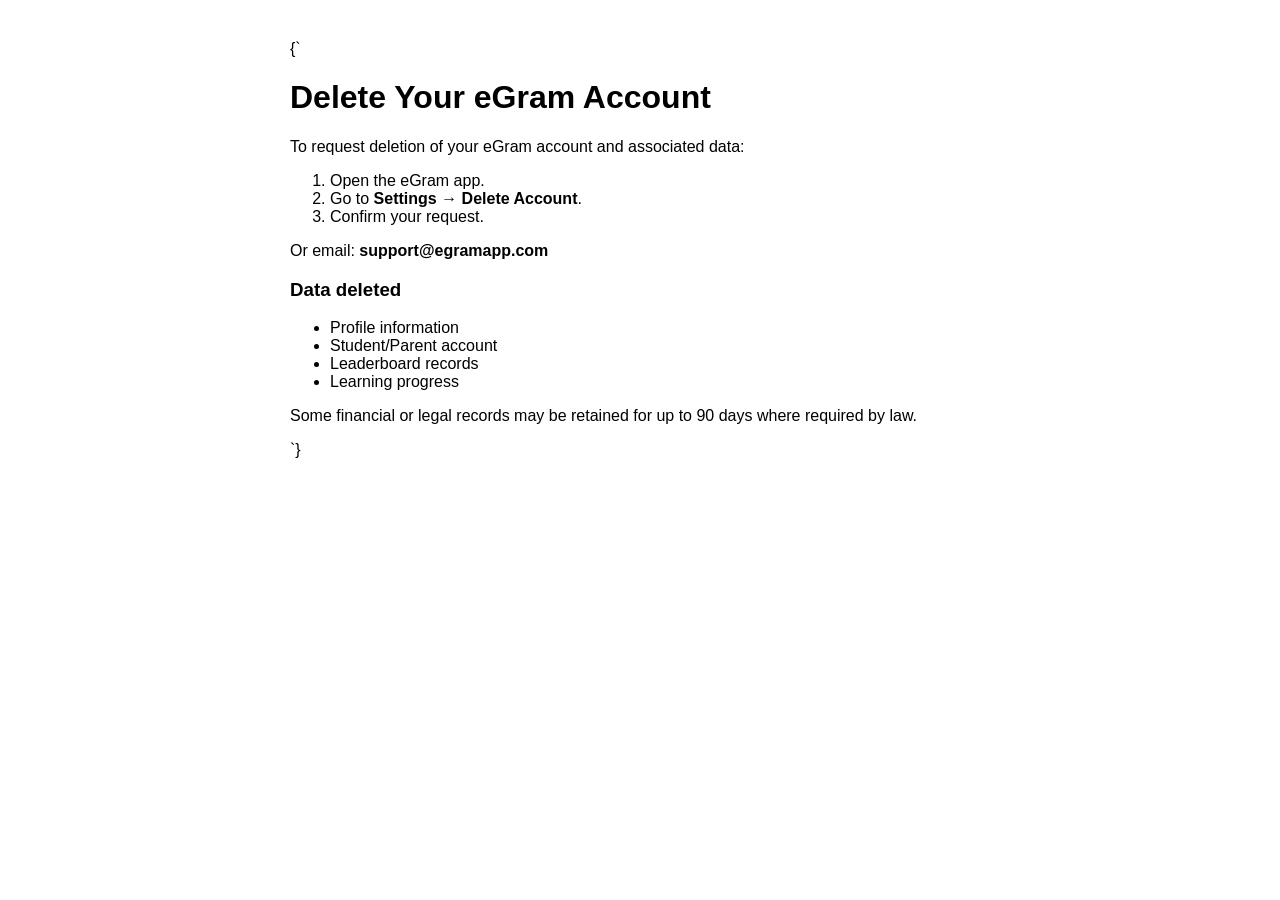
<file: delete-account.html>
{`<!DOCTYPE html>
<html>
<head>
  <title>Delete Your eGram Account</title>
</head>
<body style="font-family:Arial;padding:40px;max-width:700px;margin:auto;">
  <h1>Delete Your eGram Account</h1>

  <p>To request deletion of your eGram account and associated data:</p>

  <ol>
    <li>Open the eGram app.</li>
    <li>Go to <b>Settings → Delete Account</b>.</li>
    <li>Confirm your request.</li>
  </ol>

  <p>Or email: <b>support@egramapp.com</b></p>

  <h3>Data deleted</h3>
  <ul>
    <li>Profile information</li>
    <li>Student/Parent account</li>
    <li>Leaderboard records</li>
    <li>Learning progress</li>
  </ul>

  <p>Some financial or legal records may be retained for up to 90 days where required by law.</p>
</body>
</html>`}
</file>
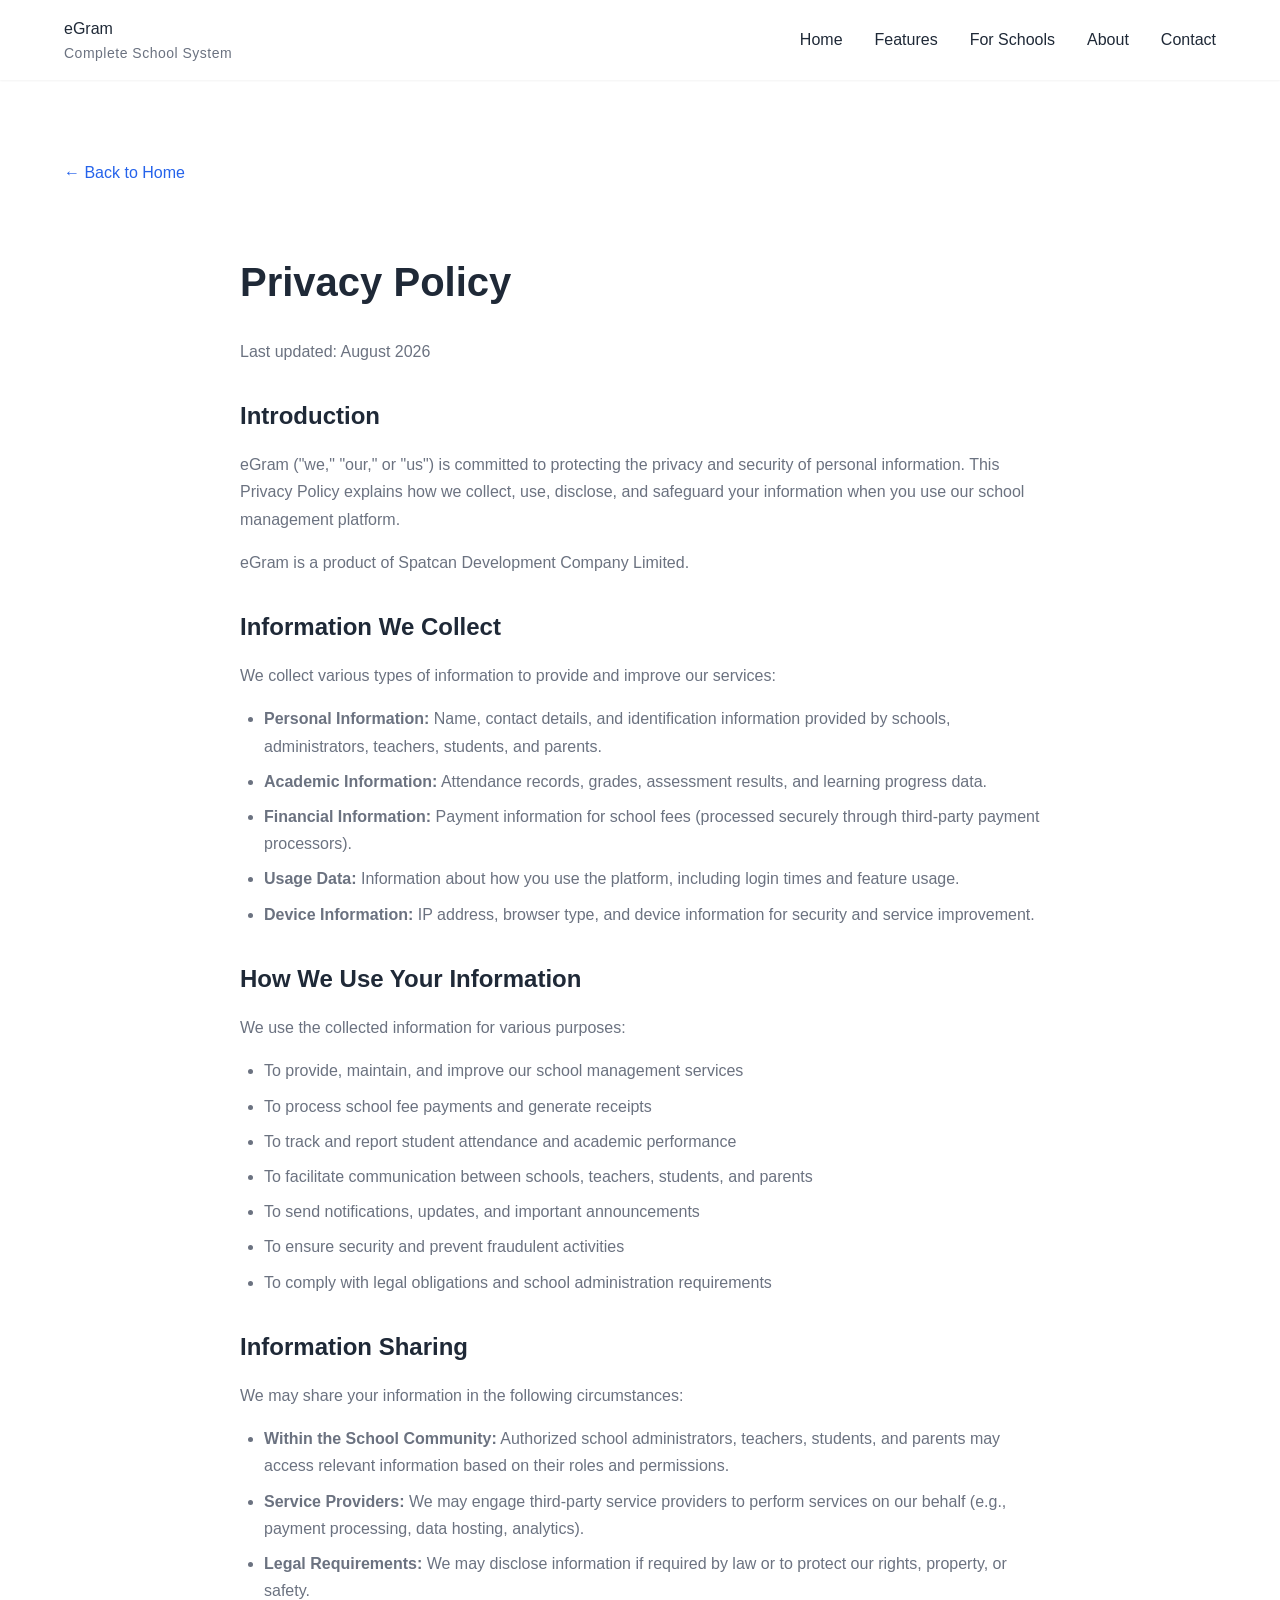
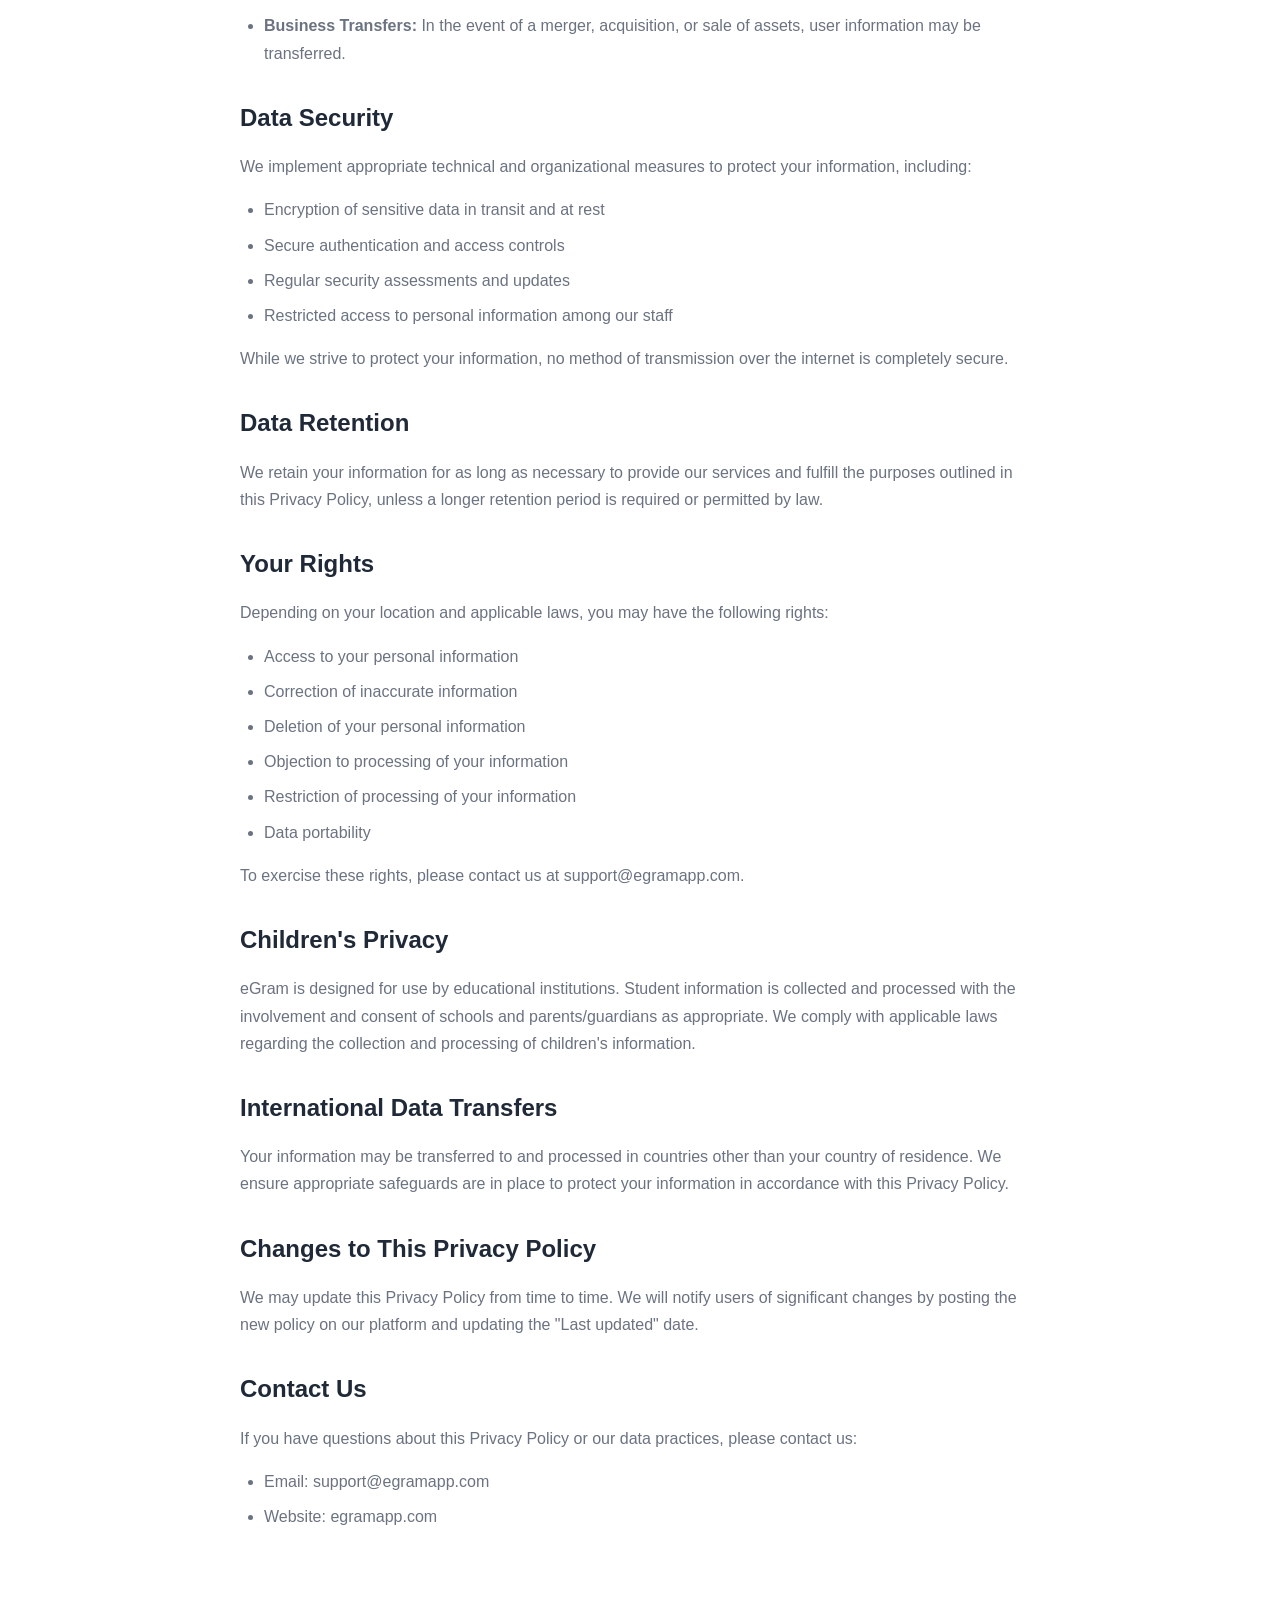
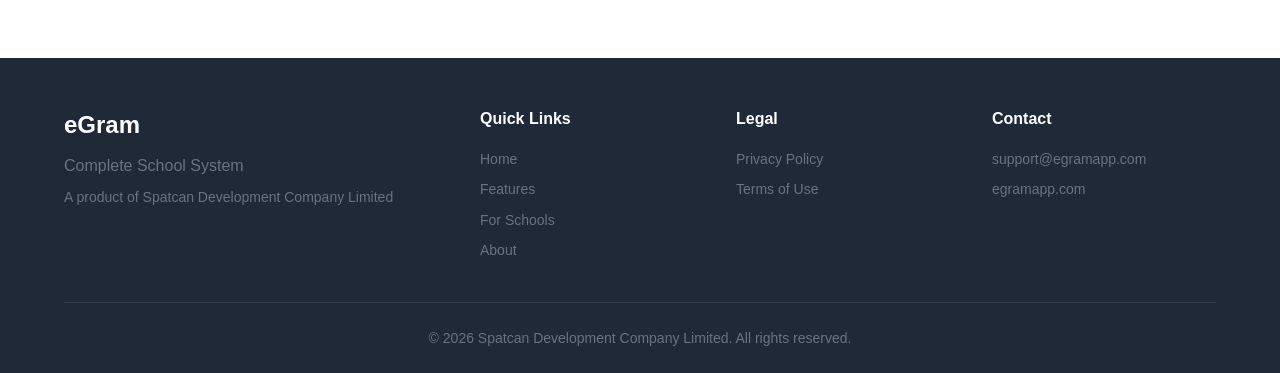
<file: privacy.html>
<!DOCTYPE html>
<html lang="en">
<head>
    <meta charset="UTF-8">
    <meta name="viewport" content="width=device-width, initial-scale=1.0">
    <meta name="description" content="Privacy Policy for eGram - Complete School System by Spatcan Development Company Limited">
    <title>Privacy Policy - eGram</title>
    <link rel="stylesheet" href="styles.css">
    <style>
        .privacy-content {
            max-width: 800px;
            margin: 0 auto;
            padding: 2rem 0;
        }
        .privacy-content h1 {
            font-size: 2.5rem;
            font-weight: 700;
            margin-bottom: 1.5rem;
            color: var(--text-dark);
        }
        .privacy-content h2 {
            font-size: 1.5rem;
            font-weight: 600;
            margin-top: 2rem;
            margin-bottom: 1rem;
            color: var(--text-dark);
        }
        .privacy-content p {
            color: var(--text-light);
            line-height: 1.7;
            margin-bottom: 1rem;
        }
        .privacy-content ul {
            margin-left: 1.5rem;
            margin-bottom: 1rem;
        }
        .privacy-content li {
            color: var(--text-light);
            line-height: 1.7;
            margin-bottom: 0.5rem;
        }
        .back-link {
            display: inline-block;
            margin-bottom: 2rem;
            color: var(--primary-color);
            text-decoration: none;
            font-weight: 500;
        }
        .back-link:hover {
            text-decoration: underline;
        }
    </style>
</head>
<body>
    <header class="header">
        <div class="container">
            <div class="header-content">
                <div class="logo">
                    <span class="logo-text">eGram</span>
                    <span class="logo-tagline">Complete School System</span>
                </div>
                <nav class="nav">
                    <ul class="nav-list">
                        <li><a href="index.html" class="nav-link">Home</a></li>
                        <li><a href="index.html#features" class="nav-link">Features</a></li>
                        <li><a href="index.html#for-schools" class="nav-link">For Schools</a></li>
                        <li><a href="index.html#about" class="nav-link">About</a></li>
                        <li><a href="index.html#contact" class="nav-link">Contact</a></li>
                    </ul>
                </nav>
            </div>
        </div>
    </header>

    <section class="privacy">
        <div class="container">
            <a href="index.html" class="back-link">← Back to Home</a>
            <div class="privacy-content">
                <h1>Privacy Policy</h1>
                <p>Last updated: August 2026</p>

                <h2>Introduction</h2>
                <p>eGram ("we," "our," or "us") is committed to protecting the privacy and security of personal information. This Privacy Policy explains how we collect, use, disclose, and safeguard your information when you use our school management platform.</p>
                <p>eGram is a product of Spatcan Development Company Limited.</p>

                <h2>Information We Collect</h2>
                <p>We collect various types of information to provide and improve our services:</p>
                <ul>
                    <li><strong>Personal Information:</strong> Name, contact details, and identification information provided by schools, administrators, teachers, students, and parents.</li>
                    <li><strong>Academic Information:</strong> Attendance records, grades, assessment results, and learning progress data.</li>
                    <li><strong>Financial Information:</strong> Payment information for school fees (processed securely through third-party payment processors).</li>
                    <li><strong>Usage Data:</strong> Information about how you use the platform, including login times and feature usage.</li>
                    <li><strong>Device Information:</strong> IP address, browser type, and device information for security and service improvement.</li>
                </ul>

                <h2>How We Use Your Information</h2>
                <p>We use the collected information for various purposes:</p>
                <ul>
                    <li>To provide, maintain, and improve our school management services</li>
                    <li>To process school fee payments and generate receipts</li>
                    <li>To track and report student attendance and academic performance</li>
                    <li>To facilitate communication between schools, teachers, students, and parents</li>
                    <li>To send notifications, updates, and important announcements</li>
                    <li>To ensure security and prevent fraudulent activities</li>
                    <li>To comply with legal obligations and school administration requirements</li>
                </ul>

                <h2>Information Sharing</h2>
                <p>We may share your information in the following circumstances:</p>
                <ul>
                    <li><strong>Within the School Community:</strong> Authorized school administrators, teachers, students, and parents may access relevant information based on their roles and permissions.</li>
                    <li><strong>Service Providers:</strong> We may engage third-party service providers to perform services on our behalf (e.g., payment processing, data hosting, analytics).</li>
                    <li><strong>Legal Requirements:</strong> We may disclose information if required by law or to protect our rights, property, or safety.</li>
                    <li><strong>Business Transfers:</strong> In the event of a merger, acquisition, or sale of assets, user information may be transferred.</li>
                </ul>

                <h2>Data Security</h2>
                <p>We implement appropriate technical and organizational measures to protect your information, including:</p>
                <ul>
                    <li>Encryption of sensitive data in transit and at rest</li>
                    <li>Secure authentication and access controls</li>
                    <li>Regular security assessments and updates</li>
                    <li>Restricted access to personal information among our staff</li>
                </ul>
                <p>While we strive to protect your information, no method of transmission over the internet is completely secure.</p>

                <h2>Data Retention</h2>
                <p>We retain your information for as long as necessary to provide our services and fulfill the purposes outlined in this Privacy Policy, unless a longer retention period is required or permitted by law.</p>

                <h2>Your Rights</h2>
                <p>Depending on your location and applicable laws, you may have the following rights:</p>
                <ul>
                    <li>Access to your personal information</li>
                    <li>Correction of inaccurate information</li>
                    <li>Deletion of your personal information</li>
                    <li>Objection to processing of your information</li>
                    <li>Restriction of processing of your information</li>
                    <li>Data portability</li>
                </ul>
                <p>To exercise these rights, please contact us at support@egramapp.com.</p>

                <h2>Children's Privacy</h2>
                <p>eGram is designed for use by educational institutions. Student information is collected and processed with the involvement and consent of schools and parents/guardians as appropriate. We comply with applicable laws regarding the collection and processing of children's information.</p>

                <h2>International Data Transfers</h2>
                <p>Your information may be transferred to and processed in countries other than your country of residence. We ensure appropriate safeguards are in place to protect your information in accordance with this Privacy Policy.</p>

                <h2>Changes to This Privacy Policy</h2>
                <p>We may update this Privacy Policy from time to time. We will notify users of significant changes by posting the new policy on our platform and updating the "Last updated" date.</p>

                <h2>Contact Us</h2>
                <p>If you have questions about this Privacy Policy or our data practices, please contact us:</p>
                <ul>
                    <li>Email: support@egramapp.com</li>
                    <li>Website: egramapp.com</li>
                </ul>
            </div>
        </div>
    </section>

    <footer class="footer">
        <div class="container">
            <div class="footer-content">
                <div class="footer-brand">
                    <h3>eGram</h3>
                    <p>Complete School System</p>
                    <p class="footer-company">A product of Spatcan Development Company Limited</p>
                </div>
                <div class="footer-links">
                    <div class="footer-link-group">
                        <h4>Quick Links</h4>
                        <ul>
                            <li><a href="index.html">Home</a></li>
                            <li><a href="index.html#features">Features</a></li>
                            <li><a href="index.html#for-schools">For Schools</a></li>
                            <li><a href="index.html#about">About</a></li>
                        </ul>
                    </div>
                    <div class="footer-link-group">
                        <h4>Legal</h4>
                        <ul>
                            <li><a href="privacy.html">Privacy Policy</a></li>
                            <li><a href="terms.html">Terms of Use</a></li>
                        </ul>
                    </div>
                    <div class="footer-link-group">
                        <h4>Contact</h4>
                        <ul>
                            <li><a href="mailto:support@egramapp.com">support@egramapp.com</a></li>
                            <li><a href="https://egramapp.com" target="_blank">egramapp.com</a></li>
                        </ul>
                    </div>
                </div>
            </div>
            <div class="footer-bottom">
                <p>&copy; <span id="current-year"></span> Spatcan Development Company Limited. All rights reserved.</p>
            </div>
        </div>
    </footer>

    <script>
        document.getElementById('current-year').textContent = new Date().getFullYear();
    </script>
</body>
</html>
</file>
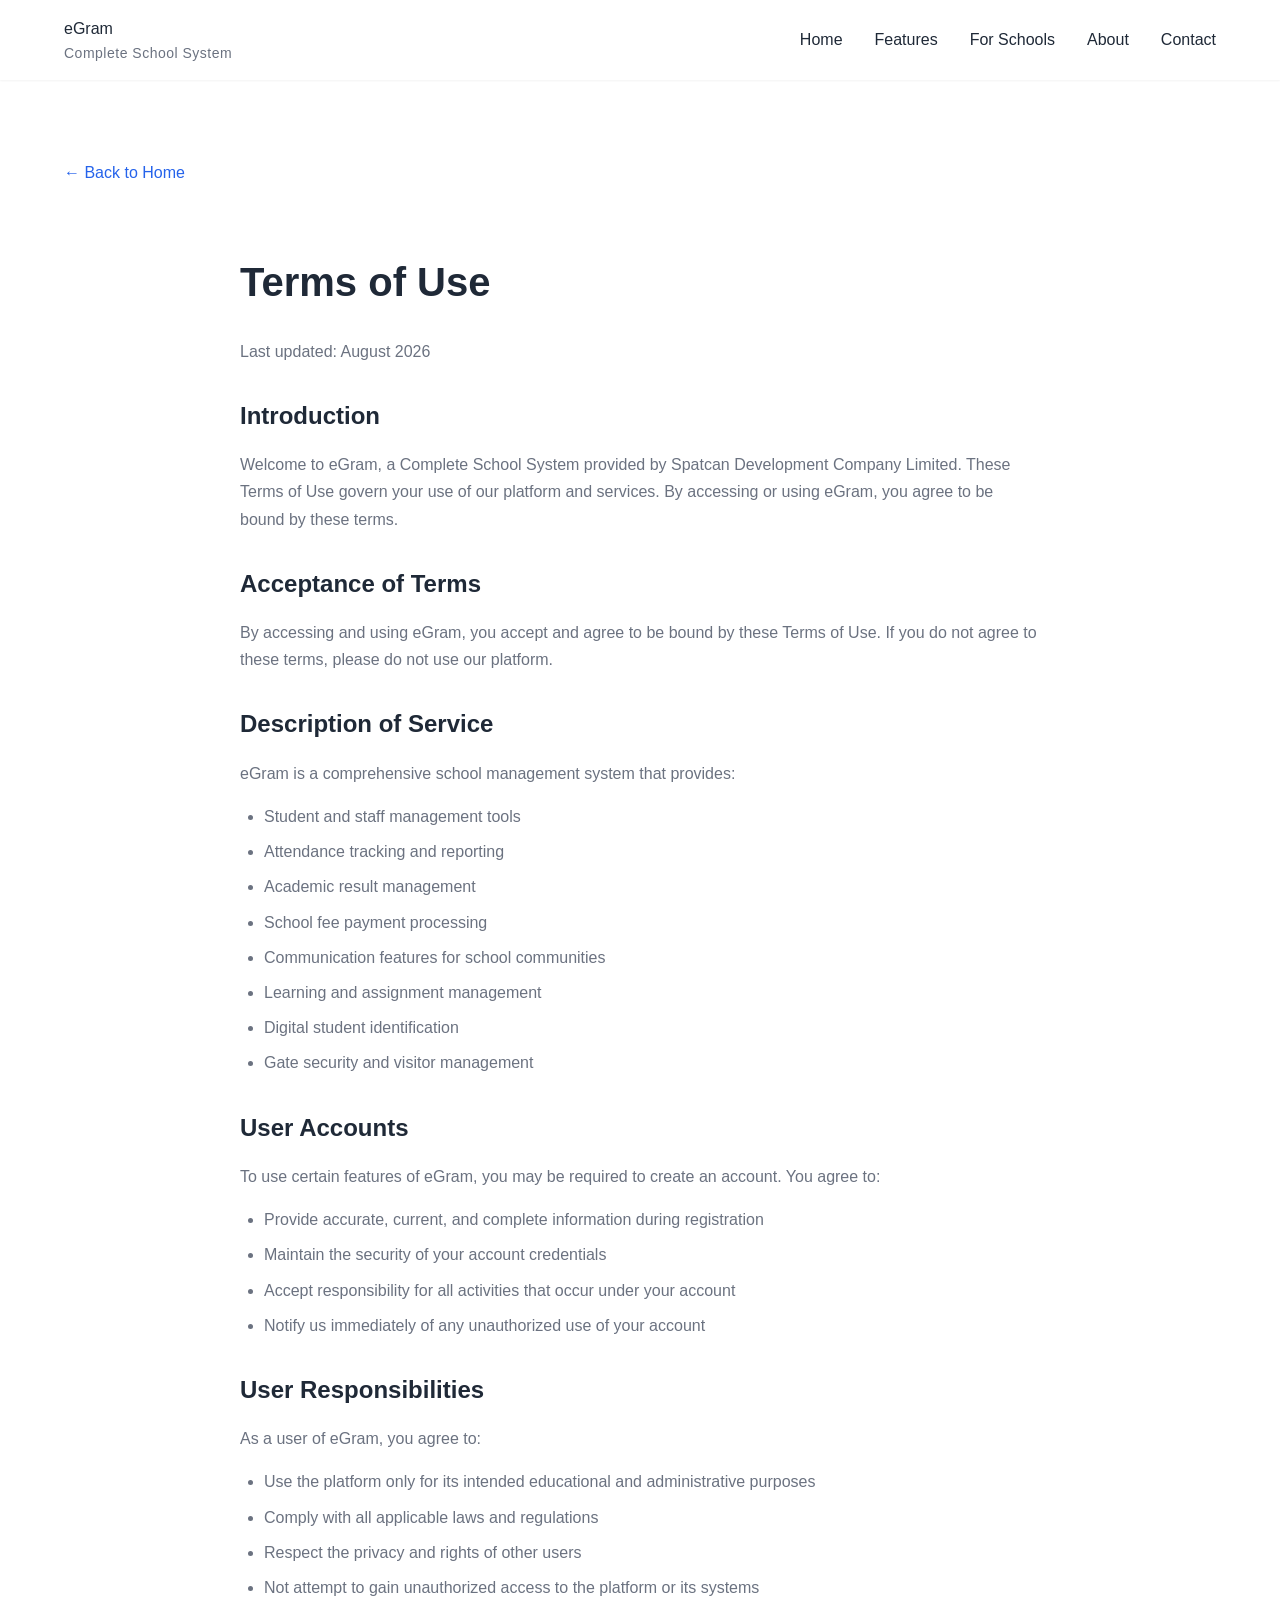
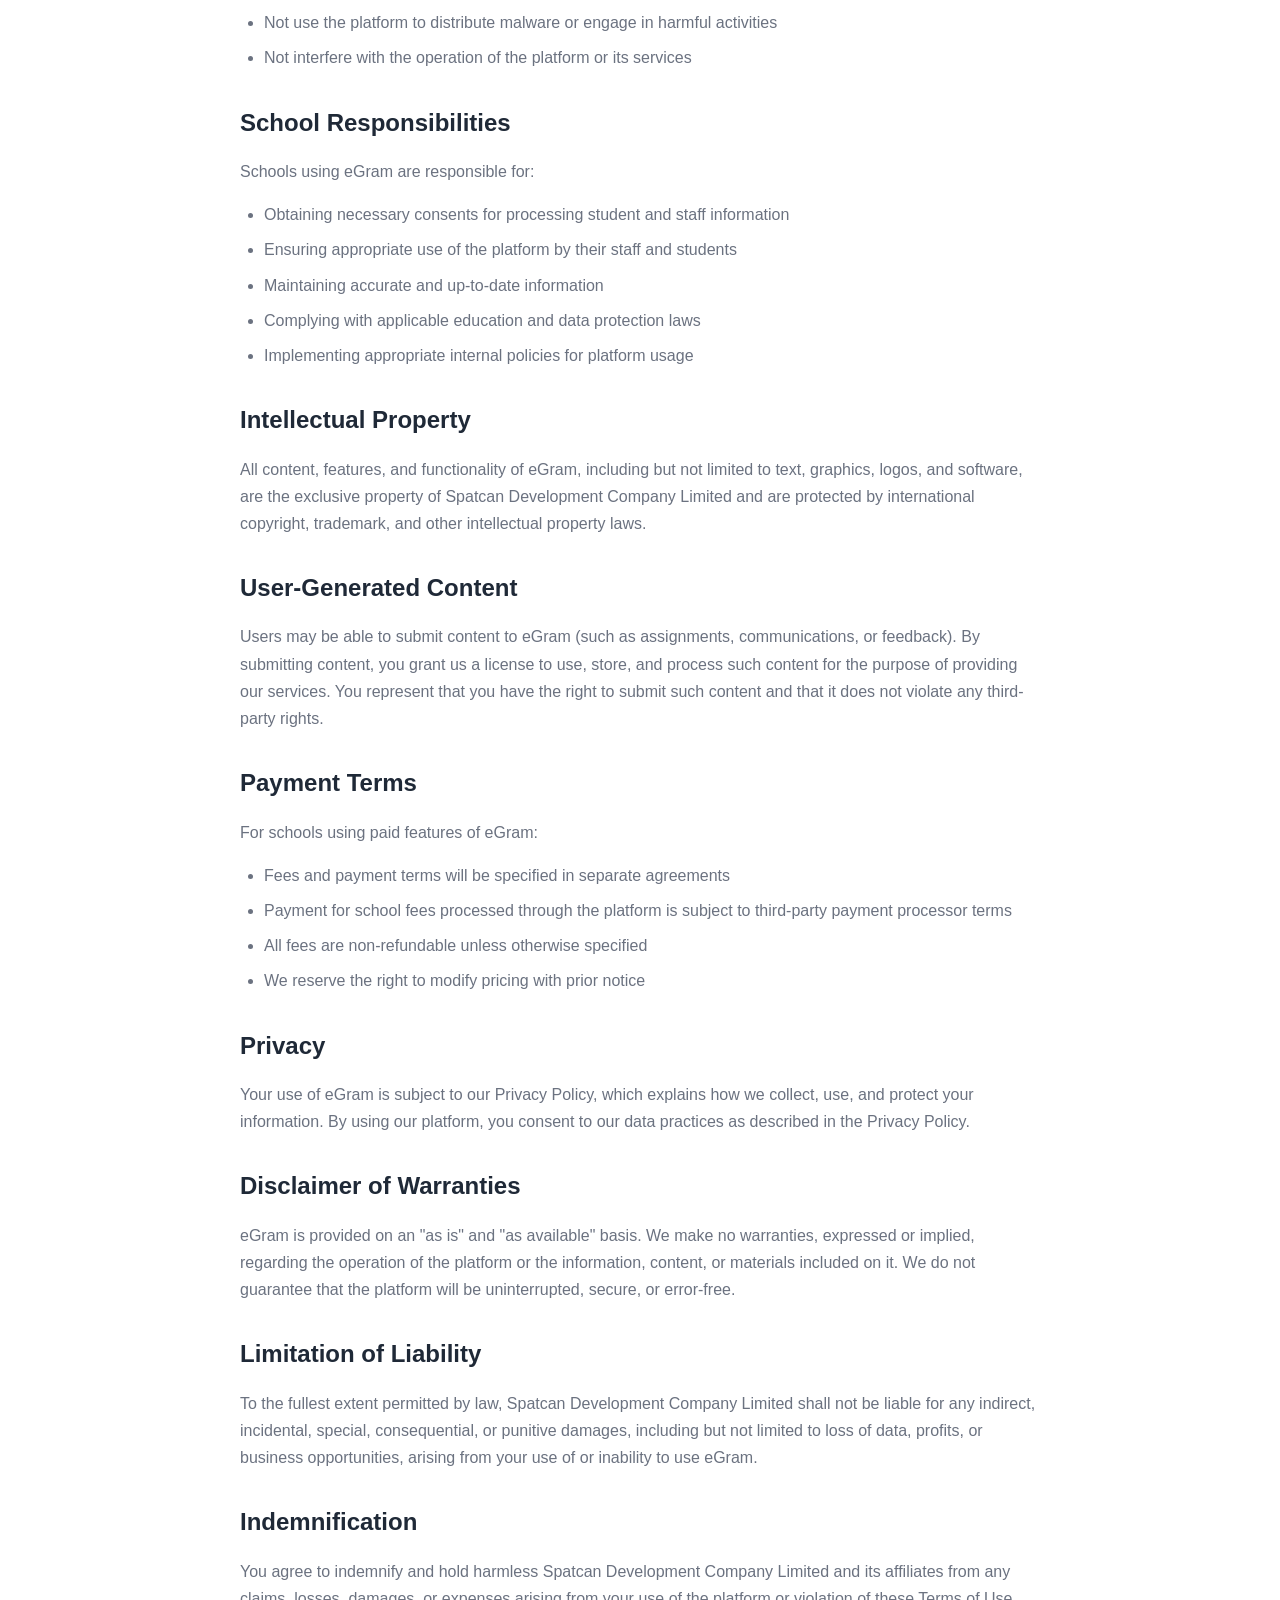
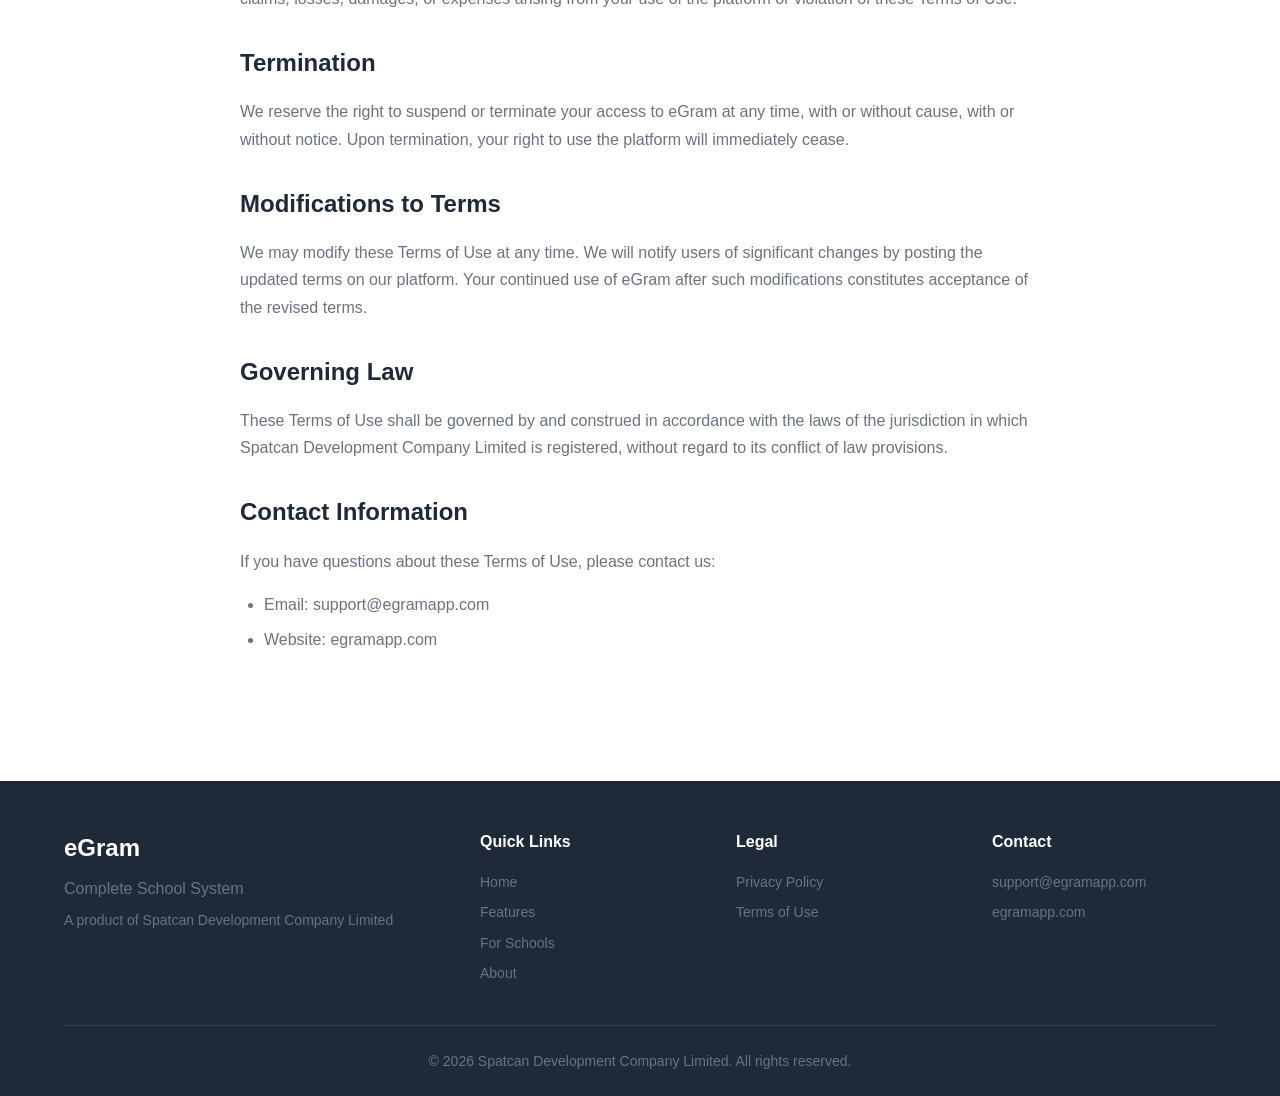
<file: terms.html>
<!DOCTYPE html>
<html lang="en">
<head>
    <meta charset="UTF-8">
    <meta name="viewport" content="width=device-width, initial-scale=1.0">
    <meta name="description" content="Terms of Use for eGram - Complete School System by Spatcan Development Company Limited">
    <title>Terms of Use - eGram</title>
    <link rel="stylesheet" href="styles.css">
    <style>
        .terms-content {
            max-width: 800px;
            margin: 0 auto;
            padding: 2rem 0;
        }
        .terms-content h1 {
            font-size: 2.5rem;
            font-weight: 700;
            margin-bottom: 1.5rem;
            color: var(--text-dark);
        }
        .terms-content h2 {
            font-size: 1.5rem;
            font-weight: 600;
            margin-top: 2rem;
            margin-bottom: 1rem;
            color: var(--text-dark);
        }
        .terms-content p {
            color: var(--text-light);
            line-height: 1.7;
            margin-bottom: 1rem;
        }
        .terms-content ul {
            margin-left: 1.5rem;
            margin-bottom: 1rem;
        }
        .terms-content li {
            color: var(--text-light);
            line-height: 1.7;
            margin-bottom: 0.5rem;
        }
        .back-link {
            display: inline-block;
            margin-bottom: 2rem;
            color: var(--primary-color);
            text-decoration: none;
            font-weight: 500;
        }
        .back-link:hover {
            text-decoration: underline;
        }
    </style>
</head>
<body>
    <header class="header">
        <div class="container">
            <div class="header-content">
                <div class="logo">
                    <span class="logo-text">eGram</span>
                    <span class="logo-tagline">Complete School System</span>
                </div>
                <nav class="nav">
                    <ul class="nav-list">
                        <li><a href="index.html" class="nav-link">Home</a></li>
                        <li><a href="index.html#features" class="nav-link">Features</a></li>
                        <li><a href="index.html#for-schools" class="nav-link">For Schools</a></li>
                        <li><a href="index.html#about" class="nav-link">About</a></li>
                        <li><a href="index.html#contact" class="nav-link">Contact</a></li>
                    </ul>
                </nav>
            </div>
        </div>
    </header>

    <section class="terms">
        <div class="container">
            <a href="index.html" class="back-link">← Back to Home</a>
            <div class="terms-content">
                <h1>Terms of Use</h1>
                <p>Last updated: August 2026</p>

                <h2>Introduction</h2>
                <p>Welcome to eGram, a Complete School System provided by Spatcan Development Company Limited. These Terms of Use govern your use of our platform and services. By accessing or using eGram, you agree to be bound by these terms.</p>

                <h2>Acceptance of Terms</h2>
                <p>By accessing and using eGram, you accept and agree to be bound by these Terms of Use. If you do not agree to these terms, please do not use our platform.</p>

                <h2>Description of Service</h2>
                <p>eGram is a comprehensive school management system that provides:</p>
                <ul>
                    <li>Student and staff management tools</li>
                    <li>Attendance tracking and reporting</li>
                    <li>Academic result management</li>
                    <li>School fee payment processing</li>
                    <li>Communication features for school communities</li>
                    <li>Learning and assignment management</li>
                    <li>Digital student identification</li>
                    <li>Gate security and visitor management</li>
                </ul>

                <h2>User Accounts</h2>
                <p>To use certain features of eGram, you may be required to create an account. You agree to:</p>
                <ul>
                    <li>Provide accurate, current, and complete information during registration</li>
                    <li>Maintain the security of your account credentials</li>
                    <li>Accept responsibility for all activities that occur under your account</li>
                    <li>Notify us immediately of any unauthorized use of your account</li>
                </ul>

                <h2>User Responsibilities</h2>
                <p>As a user of eGram, you agree to:</p>
                <ul>
                    <li>Use the platform only for its intended educational and administrative purposes</li>
                    <li>Comply with all applicable laws and regulations</li>
                    <li>Respect the privacy and rights of other users</li>
                    <li>Not attempt to gain unauthorized access to the platform or its systems</li>
                    <li>Not use the platform to distribute malware or engage in harmful activities</li>
                    <li>Not interfere with the operation of the platform or its services</li>
                </ul>

                <h2>School Responsibilities</h2>
                <p>Schools using eGram are responsible for:</p>
                <ul>
                    <li>Obtaining necessary consents for processing student and staff information</li>
                    <li>Ensuring appropriate use of the platform by their staff and students</li>
                    <li>Maintaining accurate and up-to-date information</li>
                    <li>Complying with applicable education and data protection laws</li>
                    <li>Implementing appropriate internal policies for platform usage</li>
                </ul>

                <h2>Intellectual Property</h2>
                <p>All content, features, and functionality of eGram, including but not limited to text, graphics, logos, and software, are the exclusive property of Spatcan Development Company Limited and are protected by international copyright, trademark, and other intellectual property laws.</p>

                <h2>User-Generated Content</h2>
                <p>Users may be able to submit content to eGram (such as assignments, communications, or feedback). By submitting content, you grant us a license to use, store, and process such content for the purpose of providing our services. You represent that you have the right to submit such content and that it does not violate any third-party rights.</p>

                <h2>Payment Terms</h2>
                <p>For schools using paid features of eGram:</p>
                <ul>
                    <li>Fees and payment terms will be specified in separate agreements</li>
                    <li>Payment for school fees processed through the platform is subject to third-party payment processor terms</li>
                    <li>All fees are non-refundable unless otherwise specified</li>
                    <li>We reserve the right to modify pricing with prior notice</li>
                </ul>

                <h2>Privacy</h2>
                <p>Your use of eGram is subject to our Privacy Policy, which explains how we collect, use, and protect your information. By using our platform, you consent to our data practices as described in the Privacy Policy.</p>

                <h2>Disclaimer of Warranties</h2>
                <p>eGram is provided on an "as is" and "as available" basis. We make no warranties, expressed or implied, regarding the operation of the platform or the information, content, or materials included on it. We do not guarantee that the platform will be uninterrupted, secure, or error-free.</p>

                <h2>Limitation of Liability</h2>
                <p>To the fullest extent permitted by law, Spatcan Development Company Limited shall not be liable for any indirect, incidental, special, consequential, or punitive damages, including but not limited to loss of data, profits, or business opportunities, arising from your use of or inability to use eGram.</p>

                <h2>Indemnification</h2>
                <p>You agree to indemnify and hold harmless Spatcan Development Company Limited and its affiliates from any claims, losses, damages, or expenses arising from your use of the platform or violation of these Terms of Use.</p>

                <h2>Termination</h2>
                <p>We reserve the right to suspend or terminate your access to eGram at any time, with or without cause, with or without notice. Upon termination, your right to use the platform will immediately cease.</p>

                <h2>Modifications to Terms</h2>
                <p>We may modify these Terms of Use at any time. We will notify users of significant changes by posting the updated terms on our platform. Your continued use of eGram after such modifications constitutes acceptance of the revised terms.</p>

                <h2>Governing Law</h2>
                <p>These Terms of Use shall be governed by and construed in accordance with the laws of the jurisdiction in which Spatcan Development Company Limited is registered, without regard to its conflict of law provisions.</p>

                <h2>Contact Information</h2>
                <p>If you have questions about these Terms of Use, please contact us:</p>
                <ul>
                    <li>Email: support@egramapp.com</li>
                    <li>Website: egramapp.com</li>
                </ul>
            </div>
        </div>
    </section>

    <footer class="footer">
        <div class="container">
            <div class="footer-content">
                <div class="footer-brand">
                    <h3>eGram</h3>
                    <p>Complete School System</p>
                    <p class="footer-company">A product of Spatcan Development Company Limited</p>
                </div>
                <div class="footer-links">
                    <div class="footer-link-group">
                        <h4>Quick Links</h4>
                        <ul>
                            <li><a href="index.html">Home</a></li>
                            <li><a href="index.html#features">Features</a></li>
                            <li><a href="index.html#for-schools">For Schools</a></li>
                            <li><a href="index.html#about">About</a></li>
                        </ul>
                    </div>
                    <div class="footer-link-group">
                        <h4>Legal</h4>
                        <ul>
                            <li><a href="privacy.html">Privacy Policy</a></li>
                            <li><a href="terms.html">Terms of Use</a></li>
                        </ul>
                    </div>
                    <div class="footer-link-group">
                        <h4>Contact</h4>
                        <ul>
                            <li><a href="mailto:support@egramapp.com">support@egramapp.com</a></li>
                            <li><a href="https://egramapp.com" target="_blank">egramapp.com</a></li>
                        </ul>
                    </div>
                </div>
            </div>
            <div class="footer-bottom">
                <p>&copy; <span id="current-year"></span> Spatcan Development Company Limited. All rights reserved.</p>
            </div>
        </div>
    </footer>

    <script>
        document.getElementById('current-year').textContent = new Date().getFullYear();
    </script>
</body>
</html>
</file>
<file: styles.css>
/* Reset and Base Styles */
* {
    margin: 0;
    padding: 0;
    box-sizing: border-box;
}

:root {
    --primary-color: #2563eb;
    --primary-dark: #1d4ed8;
    --secondary-color: #10b981;
    --secondary-dark: #059669;
    --text-dark: #1f2937;
    --text-light: #6b7280;
    --bg-white: #ffffff;
    --bg-light: #f9fafb;
    --bg-blue: #eff6ff;
    --border-color: #e5e7eb;
    --shadow-sm: 0 1px 2px 0 rgba(0, 0, 0, 0.05);
    --shadow-md: 0 4px 6px -1px rgba(0, 0, 0, 0.1);
    --shadow-lg: 0 10px 15px -3px rgba(0, 0, 0, 0.1);
    --radius-sm: 0.375rem;
    --radius-md: 0.5rem;
    --radius-lg: 0.75rem;
    --radius-xl: 1rem;
}

html {
    scroll-behavior: smooth;
}

body {
    font-family: -apple-system, BlinkMacSystemFont, 'Segoe UI', Roboto, 'Helvetica Neue', Arial, sans-serif;
    line-height: 1.6;
    color: var(--text-dark);
    background-color: var(--bg-white);
}

.container {
    max-width: 1200px;
    margin: 0 auto;
    padding: 0 1.5rem;
}

/* Header */
.header {
    background-color: var(--bg-white);
    box-shadow: var(--shadow-sm);
    position: sticky;
    top: 0;
    z-index: 1000;
}

.header-content {
    display: flex;
    justify-content: space-between;
    align-items: center;
    padding: 1rem 0;
}

.logo {
    display: flex;
    flex-direction: column;
    align-items: flex-start;
}

.logo-image {
    height: 56px;
    width: auto;
    max-width: 240px;
    object-fit: contain;
    margin-bottom: 0.25rem;
}

.logo-tagline {
    font-size: 0.875rem;
    color: var(--text-light);
    font-weight: 500;
    letter-spacing: 0.5px;
}

.nav {
    display: flex;
}

.nav-list {
    display: flex;
    list-style: none;
    gap: 2rem;
    align-items: center;
}

.nav-link {
    text-decoration: none;
    color: var(--text-dark);
    font-weight: 500;
    transition: color 0.2s ease;
}

.nav-link:hover {
    color: var(--primary-color);
}

.cta-button {
    padding: 0.625rem 1.5rem;
    font-size: 0.875rem;
    font-weight: 600;
}

.mobile-menu-btn {
    display: none;
    flex-direction: column;
    gap: 0.25rem;
    background: none;
    border: none;
    cursor: pointer;
    padding: 0.5rem;
}

.mobile-menu-btn span {
    width: 1.5rem;
    height: 0.125rem;
    background-color: var(--text-dark);
    transition: all 0.3s ease;
}

/* Buttons */
.btn {
    padding: 0.75rem 1.5rem;
    border: none;
    border-radius: var(--radius-md);
    font-size: 1rem;
    font-weight: 600;
    cursor: pointer;
    transition: all 0.2s ease;
    text-decoration: none;
    display: inline-block;
}

.btn-primary {
    background-color: var(--primary-color);
    color: white;
}

.btn-primary:hover {
    background-color: var(--primary-dark);
    transform: translateY(-1px);
    box-shadow: var(--shadow-md);
}

.btn-secondary {
    background-color: var(--bg-white);
    color: var(--primary-color);
    border: 2px solid var(--primary-color);
}

.btn-secondary:hover {
    background-color: var(--bg-blue);
}

/* Hero Section */
.hero {
    padding: 6rem 0;
    background: linear-gradient(135deg, #f0f9ff 0%, #e0f2fe 50%, var(--bg-white) 100%);
    position: relative;
    overflow: hidden;
}

.hero-background {
    position: absolute;
    top: 0;
    left: 0;
    right: 0;
    bottom: 0;
    pointer-events: none;
}

.gradient-blob {
    position: absolute;
    border-radius: 50%;
    filter: blur(80px);
    opacity: 0.5;
}

.blob-1 {
    width: 400px;
    height: 400px;
    background: linear-gradient(135deg, var(--primary-color) 0%, var(--secondary-color) 100%);
    top: -100px;
    right: -100px;
}

.blob-2 {
    width: 300px;
    height: 300px;
    background: var(--secondary-color);
    bottom: -50px;
    left: -50px;
}

.blob-3 {
    width: 200px;
    height: 200px;
    background: var(--primary-color);
    top: 50%;
    right: 20%;
}

.hero-content {
    display: grid;
    grid-template-columns: 1fr 1fr;
    gap: 4rem;
    align-items: center;
    position: relative;
    z-index: 1;
}

.hero-text h1 {
    font-size: 3.5rem;
    font-weight: 800;
    line-height: 1.1;
    margin-bottom: 1.5rem;
    color: var(--text-dark);
}

.hero-text p {
    font-size: 1.25rem;
    color: var(--text-light);
    margin-bottom: 2rem;
    line-height: 1.7;
}

.hero-buttons {
    display: flex;
    gap: 1rem;
}

.hero-visual {
    display: flex;
    justify-content: center;
    align-items: center;
}

.hero-dashboard{
    width: 100%;
    max-width: 520px;   /* Bigger rectangle */
    aspect-ratio: 16/9;
    background: #fff;
    border-radius: 20px;
    overflow: hidden;
    display: flex;
    align-items: center;
    justify-content: center;
    box-shadow: 0 12px 30px rgba(0,0,0,.15);
}
.hero-slide{
    width: 100%;
    height: 100%;
    object-fit: cover;
    border-radius: 20px;
}

.dashboard-topbar {
    background: linear-gradient(135deg, var(--primary-color) 0%, var(--primary-dark) 100%);
    padding: 1rem 1.5rem;
    display: flex;
    justify-content: space-between;
    align-items: center;
}

.dashboard-logo {
    display: flex;
    align-items: center;
}

.dashboard-logo-image {
    height: 32px;
    width: auto;
    max-width: 120px;
    object-fit: contain;
}

.dashboard-menu {
    display: flex;
    gap: 0.5rem;
}

.dashboard-menu span {
    width: 0.5rem;
    height: 0.5rem;
    border-radius: 50%;
    background: rgba(255, 255, 255, 0.5);
}

.dashboard-body {
    display: flex;
    padding: 1rem;
    gap: 1rem;
    background: var(--bg-light);
}

.dashboard-sidebar {
    width: 120px;
    background: var(--bg-white);
    border-radius: var(--radius-md);
    padding: 0.75rem;
    display: flex;
    flex-direction: column;
    gap: 0.5rem;
}

.sidebar-item {
    padding: 0.5rem 0.75rem;
    border-radius: var(--radius-sm);
    font-size: 0.875rem;
    color: var(--text-light);
    cursor: pointer;
    transition: all 0.2s ease;
}

.sidebar-item.active {
    background: var(--primary-color);
    color: white;
}

.sidebar-item:hover:not(.active) {
    background: var(--bg-blue);
}

.dashboard-main {
    flex: 1;
    display: flex;
    flex-direction: column;
    gap: 1rem;
}

.dashboard-stats {
    display: grid;
    grid-template-columns: repeat(3, 1fr);
    gap: 0.75rem;
}

.stat-card {
    background: var(--bg-white);
    padding: 1rem;
    border-radius: var(--radius-md);
    box-shadow: var(--shadow-sm);
    display: flex;
    align-items: center;
    gap: 0.75rem;
}

.stat-icon {
    font-size: 1.5rem;
}

.stat-info {
    flex: 1;
}

.stat-label {
    font-size: 0.75rem;
    color: var(--text-light);
    margin-bottom: 0.25rem;
}

.stat-value {
    font-size: 0.875rem;
    font-weight: 600;
    color: var(--text-dark);
}

.dashboard-content {
    display: grid;
    grid-template-columns: 1fr 1fr;
    gap: 0.75rem;
}

.content-card {
    background: var(--bg-white);
    padding: 1rem;
    border-radius: var(--radius-md);
    box-shadow: var(--shadow-sm);
}

.content-header {
    font-size: 0.875rem;
    font-weight: 600;
    color: var(--text-dark);
    margin-bottom: 0.75rem;
}

.activity-item {
    display: flex;
    align-items: center;
    gap: 0.5rem;
    padding: 0.5rem 0;
}

.activity-dot {
    width: 0.5rem;
    height: 0.5rem;
    border-radius: 50%;
    background: var(--secondary-color);
}

.activity-text {
    font-size: 0.75rem;
    color: var(--text-light);
}

.notification-item {
    display: flex;
    align-items: center;
    gap: 0.5rem;
    padding: 0.5rem 0;
}

.notification-icon {
    font-size: 1rem;
}

.notification-text {
    font-size: 0.75rem;
    color: var(--text-light);
}

/* Section Styles */
section {
    padding: 5rem 0;
}

.section-header {
    text-align: center;
    margin-bottom: 3rem;
}

.section-header h2 {
    font-size: 2.25rem;
    font-weight: 700;
    margin-bottom: 0.75rem;
    color: var(--text-dark);
}

.section-header p {
    font-size: 1.125rem;
    color: var(--text-light);
}

/* Features Section */
.features {
    background-color: var(--bg-light);
}

.features-grid {
    display: grid;
    grid-template-columns: repeat(auto-fit, minmax(280px, 1fr));
    gap: 1.5rem;
}

.feature-card {
    background: var(--bg-white);
    padding: 2rem;
    border-radius: var(--radius-lg);
    box-shadow: var(--shadow-sm);
    transition: all 0.3s ease;
    border: 1px solid var(--border-color);
}

.feature-card:hover {
    transform: translateY(-4px);
    box-shadow: var(--shadow-lg);
}

.feature-icon {
    width: 48px;
    height: 48px;
    display: flex;
    align-items: center;
    justify-content: center;
    margin-bottom: 1rem;
    color: var(--primary-color);
}

.feature-icon svg {
    width: 100%;
    height: 100%;
}

.feature-card h3 {
    font-size: 1.25rem;
    font-weight: 600;
    margin-bottom: 0.75rem;
    color: var(--text-dark);
}

.feature-card p {
    color: var(--text-light);
    line-height: 1.6;
}

/* How It Works */
.how-it-works {
    background-color: var(--bg-white);
}

.user-types {
    display: grid;
    grid-template-columns: repeat(auto-fit, minmax(250px, 1fr));
    gap: 2rem;
}

.user-type-card {
    text-align: center;
    padding: 2rem;
    border-radius: var(--radius-lg);
    background: var(--bg-light);
    transition: all 0.3s ease;
}

.user-type-card:hover {
    transform: translateY(-4px);
    box-shadow: var(--shadow-md);
}

.user-icon {
    width: 64px;
    height: 64px;
    display: flex;
    align-items: center;
    justify-content: center;
    margin-bottom: 1rem;
    color: var(--primary-color);
}

.user-icon svg {
    width: 100%;
    height: 100%;
}

.user-type-card h3 {
    font-size: 1.25rem;
    font-weight: 600;
    margin-bottom: 0.75rem;
    color: var(--text-dark);
}

.user-type-card p {
    color: var(--text-light);
    line-height: 1.6;
}

/* For Schools */
.for-schools {
    background-color: var(--bg-blue);
}

.for-schools-content {
    display: grid;
    grid-template-columns: 1fr 1fr;
    gap: 4rem;
    align-items: center;
}

.for-schools-text p {
    font-size: 1.125rem;
    color: var(--text-dark);
    margin-bottom: 1.5rem;
    line-height: 1.7;
}

.benefits-list {
    list-style: none;
}

.benefits-list li {
    padding: 0.75rem 0;
    padding-left: 2rem;
    position: relative;
    color: var(--text-dark);
}

.benefits-list li::before {
    content: "✓";
    position: absolute;
    left: 0;
    color: var(--secondary-color);
    font-weight: bold;
}

.for-schools-visual {
    display: flex;
    justify-content: center;
}

.dashboard-preview {
    width: 100%;
    max-width: 450px;
    background: var(--bg-white);
    border-radius: var(--radius-xl);
    box-shadow: var(--shadow-lg);
    overflow: hidden;
    border: 1px solid var(--border-color);
}

.dashboard-header {
    height: 50px;
    background: var(--primary-color);
}

.dashboard-body {
    display: flex;
    padding: 1rem;
    gap: 1rem;
    height: 250px;
}

.dashboard-sidebar {
    width: 60px;
    background: var(--bg-light);
    border-radius: var(--radius-md);
}

.dashboard-main {
    flex: 1;
    display: flex;
    flex-direction: column;
    gap: 0.75rem;
}

.dashboard-stat {
    height: 50px;
    background: var(--bg-blue);
    border-radius: var(--radius-md);
}

/* Learning & Games */
.learning-games {
    background-color: var(--bg-white);
}

.learning-content {
    max-width: 1200px;
    margin: 0 auto;
}

.learning-grid {
    display: grid;
    grid-template-columns: 1fr 1fr;
    gap: 4rem;
    align-items: center;
}

.learning-text > p {
    font-size: 1.125rem;
    color: var(--text-light);
    margin-bottom: 2rem;
    line-height: 1.7;
}

.learning-features {
    display: grid;
    grid-template-columns: 1fr;
    gap: 1.5rem;
}

.learning-item {
    padding: 1.5rem;
    background: var(--bg-light);
    border-radius: var(--radius-lg);
    text-align: left;
}

.learning-item h4 {
    font-size: 1.125rem;
    font-weight: 600;
    margin-bottom: 0.5rem;
    color: var(--text-dark);
}

.learning-item p {
    color: var(--text-light);
    line-height: 1.6;
}

.game-mockup {
    display: flex;
    justify-content: center;
}

.game-card {
    width: 100%;
    max-width: 400px;
    background: var(--bg-white);
    border-radius: var(--radius-xl);
    box-shadow: var(--shadow-lg);
    overflow: hidden;
    border: 1px solid var(--border-color);
}

.game-header {
    background: linear-gradient(135deg, var(--secondary-color) 0%, var(--secondary-dark) 100%);
    padding: 1rem 1.5rem;
    display: flex;
    justify-content: space-between;
    align-items: center;
}

.game-title {
    color: white;
    font-weight: 700;
    font-size: 1.125rem;
}

.game-score {
    color: white;
    font-weight: 600;
    font-size: 0.875rem;
}

.game-question {
    padding: 2rem 1.5rem;
}

.question-text {
    font-size: 1.25rem;
    font-weight: 600;
    color: var(--text-dark);
    margin-bottom: 1.5rem;
    text-align: center;
}

.question-options {
    display: grid;
    grid-template-columns: 1fr 1fr;
    gap: 0.75rem;
}

.option {
    padding: 1rem;
    background: var(--bg-light);
    border: 2px solid var(--border-color);
    border-radius: var(--radius-md);
    text-align: center;
    font-weight: 500;
    color: var(--text-dark);
    cursor: pointer;
    transition: all 0.2s ease;
}

.option:hover {
    border-color: var(--primary-color);
    background: var(--bg-blue);
}

.option.correct {
    background: var(--secondary-color);
    border-color: var(--secondary-color);
    color: white;
}

.game-progress {
    padding: 1rem 1.5rem;
    background: var(--bg-light);
}

.progress-bar {
    height: 8px;
    background: var(--border-color);
    border-radius: 4px;
    margin-bottom: 0.5rem;
    overflow: hidden;
}

.progress-fill {
    height: 100%;
    width: 10%;
    background: linear-gradient(90deg, var(--primary-color), var(--secondary-color));
    border-radius: 4px;
}

.progress-text {
    font-size: 0.875rem;
    color: var(--text-light);
    text-align: center;
}

/* Communication */
.communication {
    background-color: var(--bg-light);
}

.communication-content {
    max-width: 1200px;
    margin: 0 auto;
}

.communication-grid {
    display: grid;
    grid-template-columns: 1fr 1fr;
    gap: 4rem;
    align-items: center;
}

.communication-text > p {
    font-size: 1.125rem;
    color: var(--text-light);
    margin-bottom: 2rem;
    line-height: 1.7;
}

.communication-flow {
    display: grid;
    grid-template-columns: 1fr;
    gap: 1.5rem;
}

.flow-step {
    padding: 1.5rem;
    background: var(--bg-white);
    border-radius: var(--radius-lg);
    text-align: left;
    box-shadow: var(--shadow-sm);
    display: flex;
    gap: 1rem;
    align-items: flex-start;
}

.flow-icon {
    width: 32px;
    height: 32px;
    display: flex;
    align-items: center;
    justify-content: center;
    color: var(--primary-color);
    flex-shrink: 0;
}

.flow-icon svg {
    width: 100%;
    height: 100%;
}

.flow-step h4 {
    font-size: 1.125rem;
    font-weight: 600;
    margin-bottom: 0.5rem;
    color: var(--text-dark);
}

.flow-step p {
    color: var(--text-light);
    line-height: 1.6;
}

.communication-mockup {
    display: flex;
    justify-content: center;
}

.message-card {
    width: 100%;
    max-width: 400px;
    background: var(--bg-white);
    border-radius: var(--radius-xl);
    box-shadow: var(--shadow-lg);
    overflow: hidden;
    border: 1px solid var(--border-color);
}

.message-header {
    background: linear-gradient(135deg, var(--primary-color) 0%, var(--primary-dark) 100%);
    padding: 1rem 1.5rem;
    display: flex;
    justify-content: space-between;
    align-items: center;
}

.message-title {
    color: white;
    font-weight: 700;
    font-size: 1.125rem;
}

.message-badge {
    background: var(--secondary-color);
    color: white;
    padding: 0.25rem 0.75rem;
    border-radius: 1rem;
    font-size: 0.875rem;
    font-weight: 600;
}

.message-list {
    padding: 1rem;
}

.message-item {
    display: flex;
    align-items: center;
    gap: 0.75rem;
    padding: 0.75rem;
    border-radius: var(--radius-md);
    transition: background 0.2s ease;
}

.message-item:hover {
    background: var(--bg-light);
}

.message-avatar {
    width: 40px;
    height: 40px;
    border-radius: 50%;
    background: linear-gradient(135deg, var(--primary-color), var(--secondary-color));
    color: white;
    display: flex;
    align-items: center;
    justify-content: center;
    font-weight: 600;
    font-size: 0.875rem;
}

.message-content {
    flex: 1;
}

.message-sender {
    font-size: 0.875rem;
    font-weight: 600;
    color: var(--text-dark);
    margin-bottom: 0.25rem;
}

.message-preview {
    font-size: 0.75rem;
    color: var(--text-light);
}

.message-time {
    font-size: 0.75rem;
    color: var(--text-light);
}

/* Attendance & Security */
.attendance-security {
    background-color: var(--bg-white);
}

.attendance-content {
    max-width: 1200px;
    margin: 0 auto;
}

.attendance-grid {
    display: grid;
    grid-template-columns: 1fr 1fr;
    gap: 4rem;
}

.attendance-section {
    padding: 2rem;
    background: var(--bg-light);
    border-radius: var(--radius-lg);
}

.attendance-section h3 {
    font-size: 1.5rem;
    font-weight: 600;
    margin-bottom: 1rem;
    color: var(--text-dark);
}

.attendance-section p {
    color: var(--text-light);
    line-height: 1.7;
    margin-bottom: 1.5rem;
}

.attendance-mockup {
    background: var(--bg-white);
    border-radius: var(--radius-lg);
    box-shadow: var(--shadow-md);
    overflow: hidden;
}

.attendance-header {
    background: linear-gradient(135deg, var(--primary-color) 0%, var(--primary-dark) 100%);
    padding: 1rem 1.5rem;
    display: flex;
    justify-content: space-between;
    align-items: center;
}

.attendance-title {
    color: white;
    font-weight: 700;
    font-size: 1.125rem;
}

.attendance-date {
    color: rgba(255, 255, 255, 0.8);
    font-size: 0.875rem;
}

.attendance-stats {
    display: grid;
    grid-template-columns: repeat(3, 1fr);
    gap: 1rem;
    padding: 1.5rem;
}

.attendance-stat {
    text-align: center;
    padding: 1rem;
    border-radius: var(--radius-md);
}

.attendance-stat.present {
    background: #dcfce7;
}

.attendance-stat.absent {
    background: #fee2e2;
}

.attendance-stat.late {
    background: #fef3c7;
}

.stat-number {
    font-size: 1.5rem;
    font-weight: 700;
    margin-bottom: 0.25rem;
}

.attendance-stat.present .stat-number {
    color: #16a34a;
}

.attendance-stat.absent .stat-number {
    color: #dc2626;
}

.attendance-stat.late .stat-number {
    color: #d97706;
}

.stat-label {
    font-size: 0.875rem;
    color: var(--text-light);
}

.attendance-history {
    padding: 0 1.5rem 1.5rem;
}

.history-item {
    display: flex;
    justify-content: space-between;
    align-items: center;
    padding: 0.75rem 0;
    border-bottom: 1px solid var(--border-color);
}

.history-item:last-child {
    border-bottom: none;
}

.history-day {
    font-weight: 500;
    color: var(--text-dark);
}

.history-status {
    font-size: 0.875rem;
    padding: 0.25rem 0.75rem;
    border-radius: 1rem;
}

.history-status.present {
    background: #dcfce7;
    color: #16a34a;
}

.history-status.absent {
    background: #fee2e2;
    color: #dc2626;
}

.history-status.late {
    background: #fef3c7;
    color: #d97706;
}

.security-mockup {
    background: var(--bg-white);
    border-radius: var(--radius-lg);
    box-shadow: var(--shadow-md);
    overflow: hidden;
}

.security-header {
    background: linear-gradient(135deg, var(--secondary-color) 0%, var(--secondary-dark) 100%);
    padding: 1rem 1.5rem;
    display: flex;
    justify-content: space-between;
    align-items: center;
}

.security-title {
    color: white;
    font-weight: 700;
    font-size: 1.125rem;
}

.security-status {
    background: rgba(255, 255, 255, 0.2);
    color: white;
    padding: 0.25rem 0.75rem;
    border-radius: 1rem;
    font-size: 0.875rem;
}

.security-log {
    padding: 1.5rem;
}

.log-item {
    display: flex;
    justify-content: space-between;
    align-items: center;
    padding: 0.75rem 0;
    border-bottom: 1px solid var(--border-color);
}

.log-item:last-child {
    border-bottom: none;
}

.log-time {
    font-size: 0.875rem;
    color: var(--text-light);
}

.log-action {
    font-weight: 500;
    color: var(--text-dark);
}

.log-person {
    font-size: 0.875rem;
    color: var(--text-light);
}

/* Results */
.results {
    background-color: var(--bg-blue);
}

.results-content {
    max-width: 1200px;
    margin: 0 auto;
}

.results-grid {
    display: grid;
    grid-template-columns: 1fr 1fr;
    gap: 4rem;
    align-items: center;
}

.results-text > p {
    font-size: 1.125rem;
    color: var(--text-dark);
    margin-bottom: 2rem;
    line-height: 1.7;
}

.results-process {
    display: grid;
    grid-template-columns: 1fr;
    gap: 1.5rem;
}

.process-step {
    padding: 1.5rem;
    background: var(--bg-white);
    border-radius: var(--radius-lg);
    text-align: left;
    box-shadow: var(--shadow-sm);
}

.step-number {
    width: 2.5rem;
    height: 2.5rem;
    background: var(--primary-color);
    color: white;
    border-radius: 50%;
    display: flex;
    align-items: center;
    justify-content: center;
    font-weight: 700;
    font-size: 1.125rem;
    margin-bottom: 1rem;
}

.process-step h4 {
    font-size: 1.125rem;
    font-weight: 600;
    margin-bottom: 0.5rem;
    color: var(--text-dark);
}

.process-step p {
    color: var(--text-light);
    line-height: 1.6;
}

.results-mockup {
    display: flex;
    justify-content: center;
}

.result-card {
    width: 100%;
    max-width: 450px;
    background: var(--bg-white);
    border-radius: var(--radius-xl);
    box-shadow: var(--shadow-lg);
    overflow: hidden;
    border: 1px solid var(--border-color);
}

.result-header {
    background: linear-gradient(135deg, var(--primary-color) 0%, var(--primary-dark) 100%);
    padding: 1.5rem;
    display: flex;
    justify-content: space-between;
    align-items: center;
}

.student-info {
    display: flex;
    align-items: center;
    gap: 1rem;
}

.student-avatar {
    width: 50px;
    height: 50px;
    border-radius: 50%;
    background: rgba(255, 255, 255, 0.2);
    display: flex;
    align-items: center;
    justify-content: center;
    font-size: 1.5rem;
}

.student-details {
    color: white;
}

.student-name {
    font-weight: 600;
    margin-bottom: 0.25rem;
}

.student-class {
    font-size: 0.875rem;
    opacity: 0.9;
}

.result-term {
    background: rgba(255, 255, 255, 0.2);
    color: white;
    padding: 0.5rem 1rem;
    border-radius: var(--radius-md);
    font-size: 0.875rem;
    font-weight: 600;
}

.result-body {
    padding: 1.5rem;
}

.subject-row {
    display: grid;
    grid-template-columns: 2fr 1fr 1fr 1fr;
    gap: 1rem;
    padding: 0.75rem 0;
    border-bottom: 1px solid var(--border-color);
}

.subject-row:last-child {
    border-bottom: none;
}

.subject-name {
    font-weight: 500;
    color: var(--text-dark);
}

.subject-score,
.subject-grade,
.subject-remark {
    font-size: 0.875rem;
    color: var(--text-light);
}

.result-footer {
    background: var(--bg-light);
    padding: 1rem 1.5rem;
    display: flex;
    justify-content: space-between;
    align-items: center;
}

.overall-label {
    font-weight: 600;
    color: var(--text-dark);
}

.overall-grade {
    font-size: 1.5rem;
    font-weight: 700;
    color: var(--primary-color);
}

/* School Fees */
.school-fees {
    background-color: var(--bg-white);
}

.fees-content {
    max-width: 1200px;
    margin: 0 auto;
}

.fees-grid {
    display: grid;
    grid-template-columns: 1fr 1fr;
    gap: 4rem;
    align-items: center;
}

.fees-text > p {
    font-size: 1.125rem;
    color: var(--text-light);
    margin-bottom: 2rem;
    line-height: 1.7;
}

.fees-features {
    display: grid;
    grid-template-columns: 1fr;
    gap: 1.5rem;
}

.fees-feature {
    padding: 1.5rem;
    background: var(--bg-light);
    border-radius: var(--radius-lg);
    text-align: left;
}

.fees-feature h4 {
    font-size: 1.125rem;
    font-weight: 600;
    margin-bottom: 0.5rem;
    color: var(--text-dark);
}

.fees-feature p {
    color: var(--text-light);
    line-height: 1.6;
}

.fees-mockup {
    display: flex;
    justify-content: center;
}

.payment-card {
    width: 100%;
    max-width: 400px;
    background: var(--bg-white);
    border-radius: var(--radius-xl);
    box-shadow: var(--shadow-lg);
    overflow: hidden;
    border: 1px solid var(--border-color);
}

.payment-header {
    background: linear-gradient(135deg, var(--secondary-color) 0%, var(--secondary-dark) 100%);
    padding: 1.5rem;
    display: flex;
    justify-content: space-between;
    align-items: center;
}

.payment-title {
    color: white;
    font-weight: 700;
    font-size: 1.125rem;
}

.payment-status {
    background: rgba(255, 255, 255, 0.2);
    color: white;
    padding: 0.5rem 1rem;
    border-radius: 1rem;
    font-size: 0.875rem;
    font-weight: 600;
}

.payment-body {
    padding: 1.5rem;
}

.fee-row {
    display: flex;
    justify-content: space-between;
    align-items: center;
    padding: 0.75rem 0;
}

.fee-label {
    font-weight: 500;
    color: var(--text-dark);
}

.fee-amount {
    font-weight: 600;
    color: var(--text-dark);
}

.fee-divider {
    height: 1px;
    background: var(--border-color);
    margin: 1rem 0;
}

.fee-row.total .fee-label {
    font-weight: 700;
    color: var(--primary-color);
}

.fee-row.total .fee-amount {
    font-weight: 700;
    color: var(--primary-color);
}

.fee-row.balance .fee-label {
    color: var(--text-light);
}

.fee-row.balance .fee-amount {
    color: var(--text-light);
}

.payment-receipt {
    background: var(--bg-light);
    padding: 1rem 1.5rem;
    display: flex;
    align-items: center;
    gap: 0.75rem;
}

.receipt-icon {
    font-size: 1.5rem;
}

.receipt-text {
    font-size: 0.875rem;
    color: var(--text-light);
}

/* Student ID */
.student-id {
    background-color: var(--bg-light);
}

.student-id-content {
    max-width: 1200px;
    margin: 0 auto;
}

.id-grid {
    display: grid;
    grid-template-columns: 1fr 1fr;
    gap: 4rem;
    align-items: center;
}

.id-text > p {
    font-size: 1.125rem;
    color: var(--text-dark);
    margin-bottom: 2rem;
    line-height: 1.7;
}

.id-features {
    display: grid;
    grid-template-columns: 1fr;
    gap: 1.5rem;
}

.id-feature {
    padding: 1.5rem;
    background: var(--bg-white);
    border-radius: var(--radius-lg);
    text-align: left;
    box-shadow: var(--shadow-sm);
}

.id-feature h4 {
    font-size: 1.125rem;
    font-weight: 600;
    margin-bottom: 0.5rem;
    color: var(--text-dark);
}

.id-feature p {
    color: var(--text-light);
    line-height: 1.6;
}

.id-mockup {
    display: flex;
    justify-content: center;
}

.id-card {
    width: 100%;
    max-width: 350px;
    background: linear-gradient(135deg, var(--primary-color) 0%, var(--primary-dark) 100%);
    border-radius: var(--radius-xl);
    box-shadow: var(--shadow-lg);
    overflow: hidden;
}

.id-card-header {
    background: rgba(255, 255, 255, 0.1);
    padding: 1rem 1.5rem;
    display: flex;
    justify-content: space-between;
    align-items: center;
}

.id-school-logo {
    color: white;
    font-weight: 700;
    font-size: 1.25rem;
}

.id-card-type {
    color: rgba(255, 255, 255, 0.8);
    font-size: 0.875rem;
}

.id-card-body {
    padding: 2rem 1.5rem;
    display: flex;
    gap: 1.5rem;
}

.id-photo {
    flex-shrink: 0;
}

.photo-placeholder {
    width: 80px;
    height: 100px;
    background: rgba(255, 255, 255, 0.2);
    border-radius: var(--radius-md);
    display: flex;
    align-items: center;
    justify-content: center;
    font-size: 2rem;
}

.id-details {
    color: white;
    flex: 1;
}

.id-name {
    font-weight: 700;
    font-size: 1.125rem;
    margin-bottom: 0.5rem;
}

.id-class,
.id-roll,
.id-dob {
    font-size: 0.875rem;
    opacity: 0.9;
    margin-bottom: 0.25rem;
}

.id-card-footer {
    background: rgba(255, 255, 255, 0.1);
    padding: 1rem 1.5rem;
}

.id-barcode {
    font-family: monospace;
    font-size: 1.5rem;
    letter-spacing: 0.25rem;
    color: white;
    text-align: center;
    margin-bottom: 0.5rem;
}

.id-number {
    text-align: center;
    color: rgba(255, 255, 255, 0.8);
    font-size: 0.75rem;
}

/* CTA Section */
.cta-section {
    background: linear-gradient(135deg, var(--primary-color) 0%, var(--primary-dark) 100%);
    padding: 6rem 0;
}

.cta-content {
    text-align: center;
    max-width: 800px;
    margin: 0 auto;
}

.cta-content h2 {
    font-size: 2.5rem;
    font-weight: 700;
    color: white;
    margin-bottom: 1.5rem;
}

.cta-content > p {
    font-size: 1.25rem;
    color: rgba(255, 255, 255, 0.9);
    margin-bottom: 2rem;
    line-height: 1.7;
}

.cta-btn-large {
    padding: 1rem 2.5rem;
    font-size: 1.125rem;
    background: white;
    color: var(--primary-color);
}

.cta-btn-large:hover {
    background: var(--bg-light);
    color: var(--primary-dark);
}

/* About */
.about {
    background-color: var(--bg-white);
}

.about-content {
    max-width: 800px;
    margin: 0 auto;
    text-align: center;
}

.about-content p {
    font-size: 1.125rem;
    color: var(--text-light);
    margin-bottom: 1rem;
    line-height: 1.7;
}

.about-content p:last-child {
    margin-bottom: 0;
}

.about-grid {
    display: grid;
    grid-template-columns: 1fr 1fr;
    gap: 4rem;
    align-items: start;
}

.about-main {
    display: flex;
    flex-direction: column;
    gap: 2rem;
}

.about-logo-area {
    display: flex;
    flex-direction: column;
    align-items: center;
    gap: 1.5rem;
    padding: 2rem;
    background: linear-gradient(135deg, #f0f9ff 0%, #e0f2fe 100%);
    border-radius: var(--radius-xl);
    border: 1px solid var(--border-color);
}

.about-logo {
    height: 80px;
    width: auto;
    max-width: 300px;
    object-fit: contain;
}

.ownership-badge {
    display: flex;
    align-items: center;
    gap: 0.75rem;
    padding: 0.75rem 1.5rem;
    background: white;
    border-radius: 2rem;
    box-shadow: var(--shadow-sm);
    border: 1px solid var(--border-color);
}

.badge-icon {
    font-size: 1.25rem;
}

.badge-text {
    font-size: 0.875rem;
    font-weight: 600;
    color: var(--primary-color);
}

.about-description p {
    font-size: 1.125rem;
    color: var(--text-light);
    line-height: 1.8;
    margin-bottom: 1rem;
}

.about-description p:last-child {
    margin-bottom: 0;
}

.about-sidebar {
    position: sticky;
    top: 2rem;
}

.company-card {
    background: var(--bg-white);
    border-radius: var(--radius-xl);
    box-shadow: var(--shadow-lg);
    overflow: hidden;
    border: 1px solid var(--border-color);
}

.company-card-header {
    background: linear-gradient(135deg, var(--primary-color) 0%, var(--primary-dark) 100%);
    padding: 1.5rem;
}

.company-card-header h3 {
    color: white;
    font-size: 1.25rem;
    font-weight: 600;
    margin: 0;
}

.company-card-body {
    padding: 1.5rem;
}

.company-info-item {
    display: flex;
    flex-direction: column;
    gap: 0.5rem;
    margin-bottom: 1.25rem;
}

.company-info-item:last-child {
    margin-bottom: 0;
}

.company-label {
    font-size: 0.75rem;
    font-weight: 600;
    color: var(--text-light);
    text-transform: uppercase;
    letter-spacing: 0.75px;
}

.company-value {
    font-size: 0.95rem;
    font-weight: 500;
    color: var(--text-dark);
    line-height: 1.5;
}

.company-value a {
    color: var(--primary-color);
    text-decoration: none;
    transition: color 0.2s ease;
}

.company-value a:hover {
    color: var(--primary-dark);
    text-decoration: underline;
}

.company-divider {
    height: 1px;
    background: var(--border-color);
    margin: 1.5rem 0;
}

/* Contact */
.contact {
    background-color: var(--bg-light);
}

.contact-content {
    display: grid;
    grid-template-columns: 1fr 1fr;
    gap: 4rem;
    max-width: 900px;
    margin: 0 auto;
}

.contact-info {
    display: flex;
    flex-direction: column;
    gap: 2rem;
}

.contact-item {
    display: flex;
    align-items: flex-start;
    gap: 1rem;
}

.contact-icon {
    font-size: 1.5rem;
    flex-shrink: 0;
}

.contact-item h4 {
    font-size: 1rem;
    font-weight: 600;
    margin-bottom: 0.25rem;
    color: var(--text-dark);
}

.contact-item p {
    color: var(--text-light);
}

.contact-item a {
    color: var(--primary-color);
    text-decoration: none;
}

.contact-item a:hover {
    text-decoration: underline;
}

.contact-form {
    background: var(--bg-white);
    padding: 2rem;
    border-radius: var(--radius-lg);
    box-shadow: var(--shadow-sm);
}

.form-group {
    margin-bottom: 1.5rem;
}

.form-group label {
    display: block;
    margin-bottom: 0.5rem;
    font-weight: 500;
    color: var(--text-dark);
}

.form-group input,
.form-group textarea {
    width: 100%;
    padding: 0.75rem;
    border: 1px solid var(--border-color);
    border-radius: var(--radius-md);
    font-family: inherit;
    font-size: 1rem;
    transition: border-color 0.2s ease;
}

.form-group input:focus,
.form-group textarea:focus {
    outline: none;
    border-color: var(--primary-color);
}

.form-group textarea {
    resize: vertical;
}

/* Footer */
.footer {
    background-color: var(--text-dark);
    color: var(--bg-white);
    padding: 3rem 0 1.5rem;
}

.footer-content {
    display: grid;
    grid-template-columns: 1fr 2fr;
    gap: 3rem;
    margin-bottom: 2rem;
}

.footer-logo {
    height: 56px;
    width: auto;
    max-width: 240px;
    object-fit: contain;
    margin-bottom: 0.5rem;
}

.footer-brand h3 {
    font-size: 1.5rem;
    margin-bottom: 0.5rem;
}

.footer-brand p {
    color: var(--text-light);
    margin-bottom: 0.25rem;
}

.footer-cac {
    font-size: 0.875rem;
    color: var(--text-light);
    font-weight: 500;
}

.footer-company {
    font-size: 0.875rem;
    margin-top: 0.5rem;
}

.footer-links {
    display: grid;
    grid-template-columns: repeat(3, 1fr);
    gap: 2rem;
}

.footer-link-group h4 {
    font-size: 1rem;
    font-weight: 600;
    margin-bottom: 1rem;
}

.footer-link-group ul {
    list-style: none;
    padding: 0;
}

.footer-link-group ul li {
    margin-bottom: 0.5rem;
    color: var(--text-light);
    font-size: 0.875rem;
}

.footer-link-group ul li a {
    color: var(--text-light);
    text-decoration: none;
    transition: color 0.2s ease;
}

.footer-link-group ul li a:hover {
    color: var(--primary-color);
}

.footer-bottom {
    text-align: center;
    padding-top: 1.5rem;
    border-top: 1px solid rgba(255, 255, 255, 0.1);
}

.footer-bottom p {
    color: var(--text-light);
    font-size: 0.875rem;
}

/* Responsive Design */
@media (min-width: 1400px) {
    .footer-links {
        grid-template-columns: repeat(4, 1fr);
    }
}

@media (max-width: 968px) {
    .hero-content {
        grid-template-columns: 1fr;
        gap: 3rem;
    }

    .hero-text h1 {
        font-size: 2.5rem;
    }

    .logo-image {
        height: 48px;
        max-width: 200px;
    }

    .dashboard-logo-image {
        height: 28px;
        max-width: 100px;
    }

    .footer-logo {
        height: 48px;
        max-width: 200px;
    }

    .hero-visual {
        order: -1;
    }

    .learning-grid,
    .communication-grid,
    .attendance-grid,
    .results-grid,
    .fees-grid,
    .id-grid {
        grid-template-columns: 1fr;
        gap: 2rem;
    }

    .for-schools-content {
        grid-template-columns: 1fr;
        gap: 2rem;
    }

    .contact-content {
        grid-template-columns: 1fr;
        gap: 2rem;
    }

    .footer-content {
        grid-template-columns: 1fr;
        gap: 2rem;
    }

    .footer-links {
        grid-template-columns: repeat(2, 1fr);
    }

    .company-info-grid {
        grid-template-columns: 1fr;
    }

    .about-grid {
        grid-template-columns: 1fr;
        gap: 2rem;
    }

    .about-sidebar {
        position: static;
    }

    .cta-content h2 {
        font-size: 2rem;
    }
}

@media (max-width: 768px) {
    .nav {
        display: none;
        position: absolute;
        top: 100%;
        left: 0;
        right: 0;
        background: var(--bg-white);
        box-shadow: var(--shadow-md);
        padding: 1rem 0;
    }

    .nav.active {
        display: block;
    }

    .nav-list {
        flex-direction: column;
        gap: 0;
    }

    .nav-list li {
        width: 100%;
    }

    .nav-link {
        display: block;
        padding: 0.75rem 1rem;
        color: var(--text-dark);
    }

    .cta-button {
        display: none;
    }

    .mobile-menu-btn {
        display: flex;
    }

    .mobile-menu-btn.active span:nth-child(1) {
        transform: rotate(45deg) translate(0.25rem, 0.25rem);
    }

    .mobile-menu-btn.active span:nth-child(2) {
        opacity: 0;
    }

    .mobile-menu-btn.active span:nth-child(3) {
        transform: rotate(-45deg) translate(0.25rem, -0.25rem);
    }

    .hero-text h1 {
        font-size: 2rem;
    }

    .hero-buttons {
        flex-direction: column;
    }

    .hero-buttons .btn {
        width: 100%;
        text-align: center;
    }

    .section-header h2 {
        font-size: 1.75rem;
    }

    .footer-links {
        grid-template-columns: 1fr;
    }
}

@media (max-width: 480px) {
    .container {
        padding: 0 1rem;
    }

    .hero-text h1 {
        font-size: 1.75rem;
    }

    .logo-image {
        height: 44px;
        max-width: 180px;
    }

    .dashboard-logo-image {
        height: 24px;
        max-width: 80px;
    }

    .footer-logo {
        height: 44px;
        max-width: 180px;
    }

    .hero-buttons {
        flex-direction: column;
    }

    .hero-buttons .btn {
        width: 100%;
        text-align: center;
    }

    .features-grid {
        grid-template-columns: 1fr;
    }

    .user-types {
        grid-template-columns: 1fr;
    }

    .dashboard-stats {
        grid-template-columns: 1fr;
    }

    .dashboard-content {
        grid-template-columns: 1fr;
    }

    .question-options {
        grid-template-columns: 1fr;
    }

    .attendance-stats {
        grid-template-columns: 1fr;
    }

    .subject-row {
        grid-template-columns: 1fr;
        gap: 0.5rem;
    }

    .learning-features,
    .communication-flow,
    .results-process,
    .fees-features,
    .id-features {
        grid-template-columns: 1fr;
    }

    .cta-content h2 {
        font-size: 1.75rem;
    }

    .about-logo {
        height: 64px;
        max-width: 240px;
    }

    .about-logo-area {
        padding: 1.5rem;
    }

    .ownership-badge {
        padding: 0.6rem 1.25rem;
    }

    .badge-text {
        font-size: 0.8rem;
    }

    .footer-links {
        grid-template-columns: repeat(2, 1fr);
    }
}
/* Consultant Registration - State Positions */

.states-list {
    width: 100%;
}

.state-section {
    margin-bottom: 2rem;
}

.state-section h3 {
    font-size: 1.25rem;
    font-weight: 700;
    color: var(--text-dark);
    margin-bottom: 0.75rem;
}

.position-grid {
    display: grid;
    grid-template-columns: repeat(5, minmax(0, 1fr));
    gap: 0.75rem;
    width: 100%;
}

.position-box {
    background: var(--bg-white);
    border: 1px solid var(--border-color);
    border-radius: var(--radius-md);
    padding: 1rem 0.5rem;
    text-align: center;
    box-shadow: var(--shadow-sm);
    transition: all 0.2s ease;
    cursor: pointer;
}

.position-box:hover {
    border-color: var(--primary-color);
    background: var(--bg-blue);
    transform: translateY(-2px);
    box-shadow: var(--shadow-md);
}

.position-status {
    font-size: 0.7rem;
    font-weight: 700;
    margin-bottom: 0.35rem;
}

.position-status.available {
    color: var(--secondary-dark);
}

.position-number {
    font-size: 0.8rem;
    font-weight: 600;
    color: var(--text-dark);
}

.mobile-register-btn{
  display:none;
}

@media (max-width:768px){
  .mobile-register-btn{
    display:block;
    margin:20px;
    padding:14px;
    text-align:center;
    background:#2563eb;
    color:#fff;
    border-radius:10px;
    text-decoration:none;
    font-weight:700;
  }

  .cta-button{
    display:none;
  }


.portal-row{
  display:flex;
  justify-content:center;
  align-items:center;
  gap:36px;
  margin:0 0 28px;
  flex-wrap:wrap;
}

.portal-item{
  display:flex;
  align-items:center;
  gap:10px;
  font-size:18px;
  font-weight:800;
  color:#1E40AF;
}

.portal-item:nth-child(even){
  color:#0EA5E9;
}

.portal-item img{
    width:12px;
    height:12px;
    object-fit:cover;
    border-radius:50%;
    display:block;
}

}
</file>
